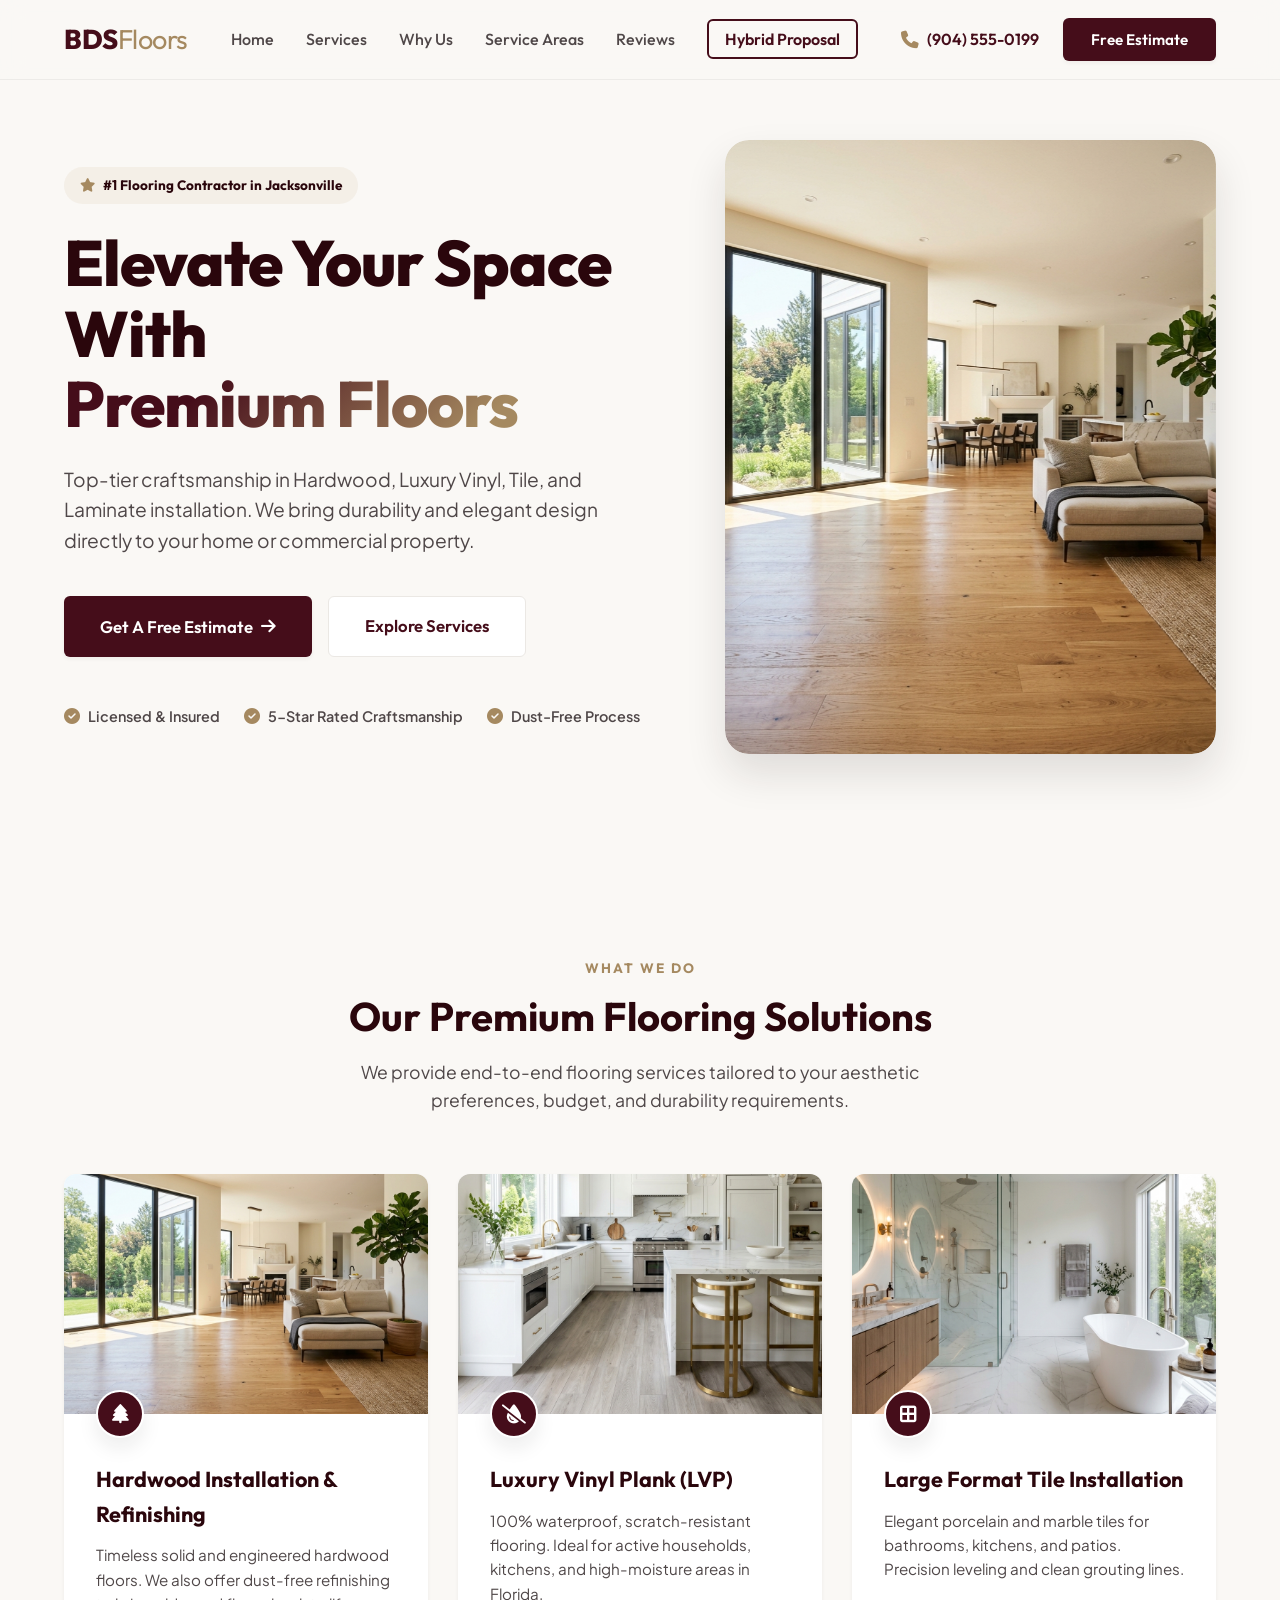
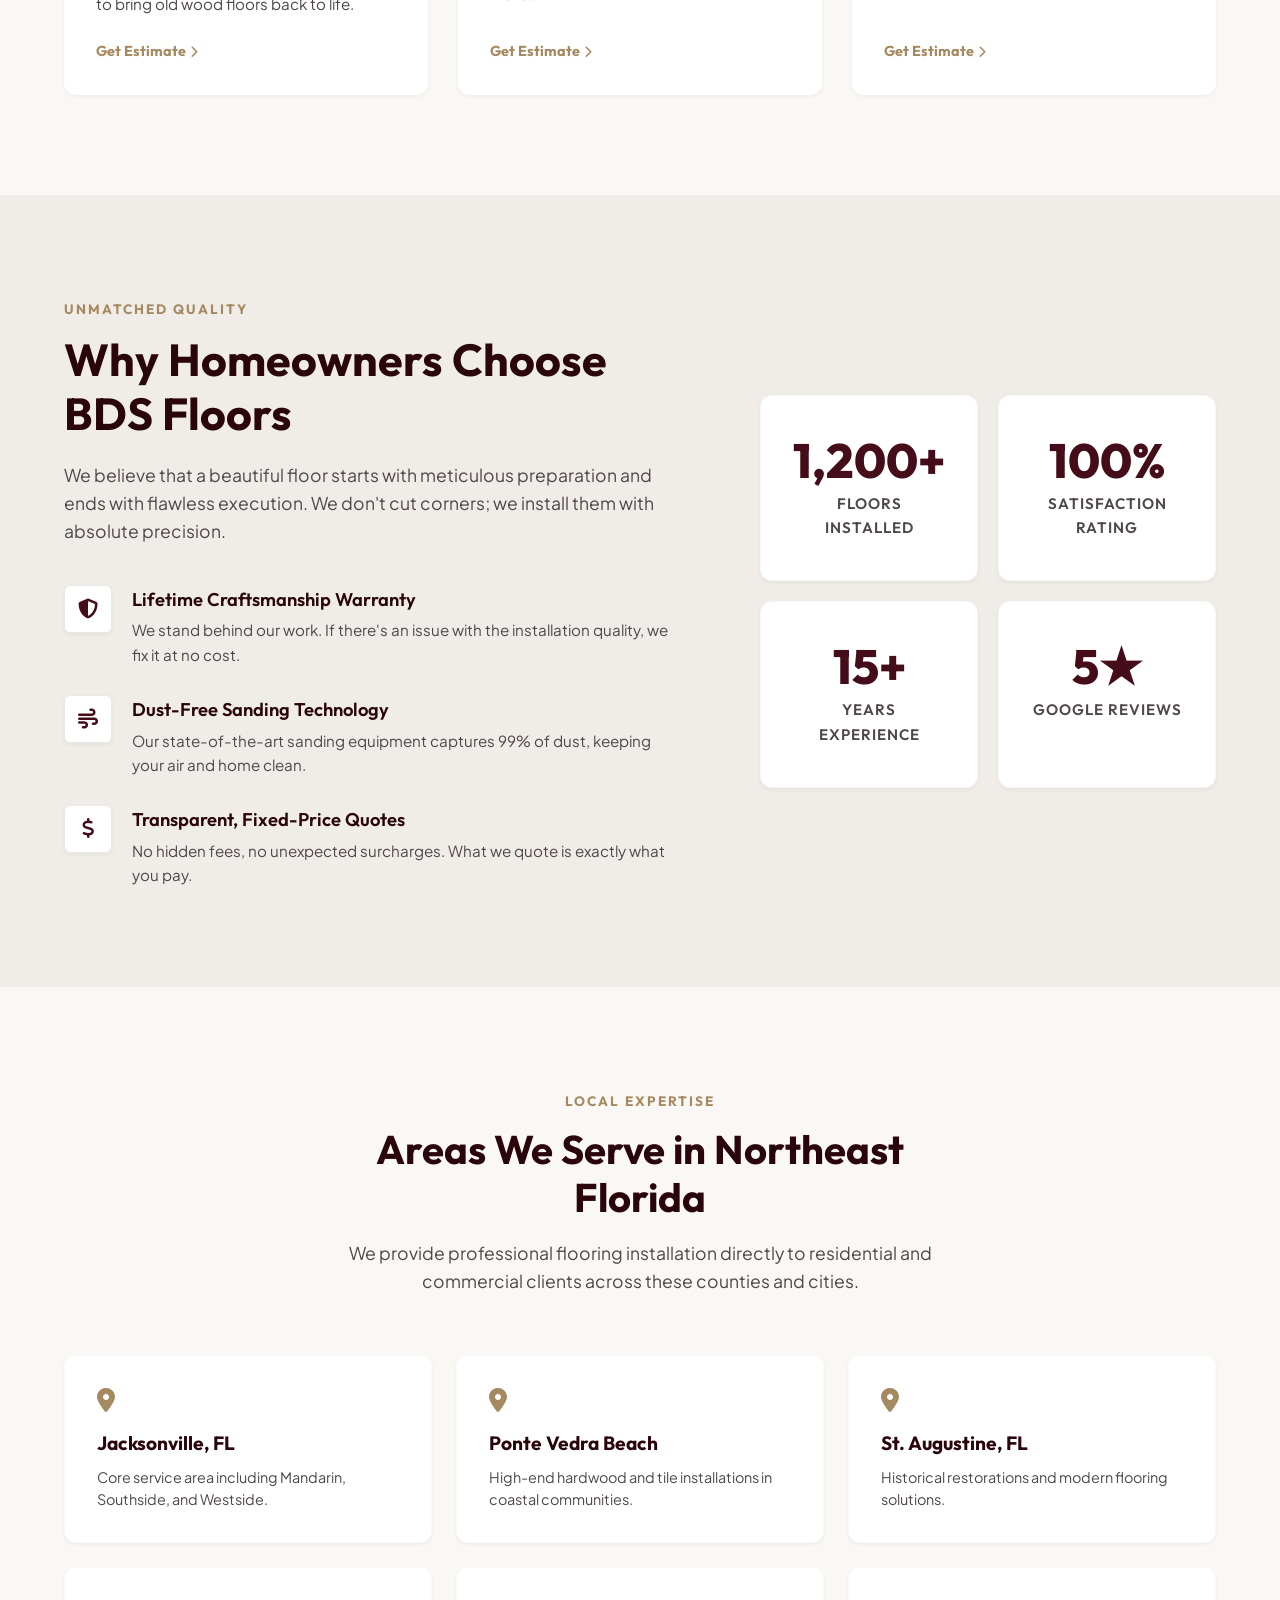
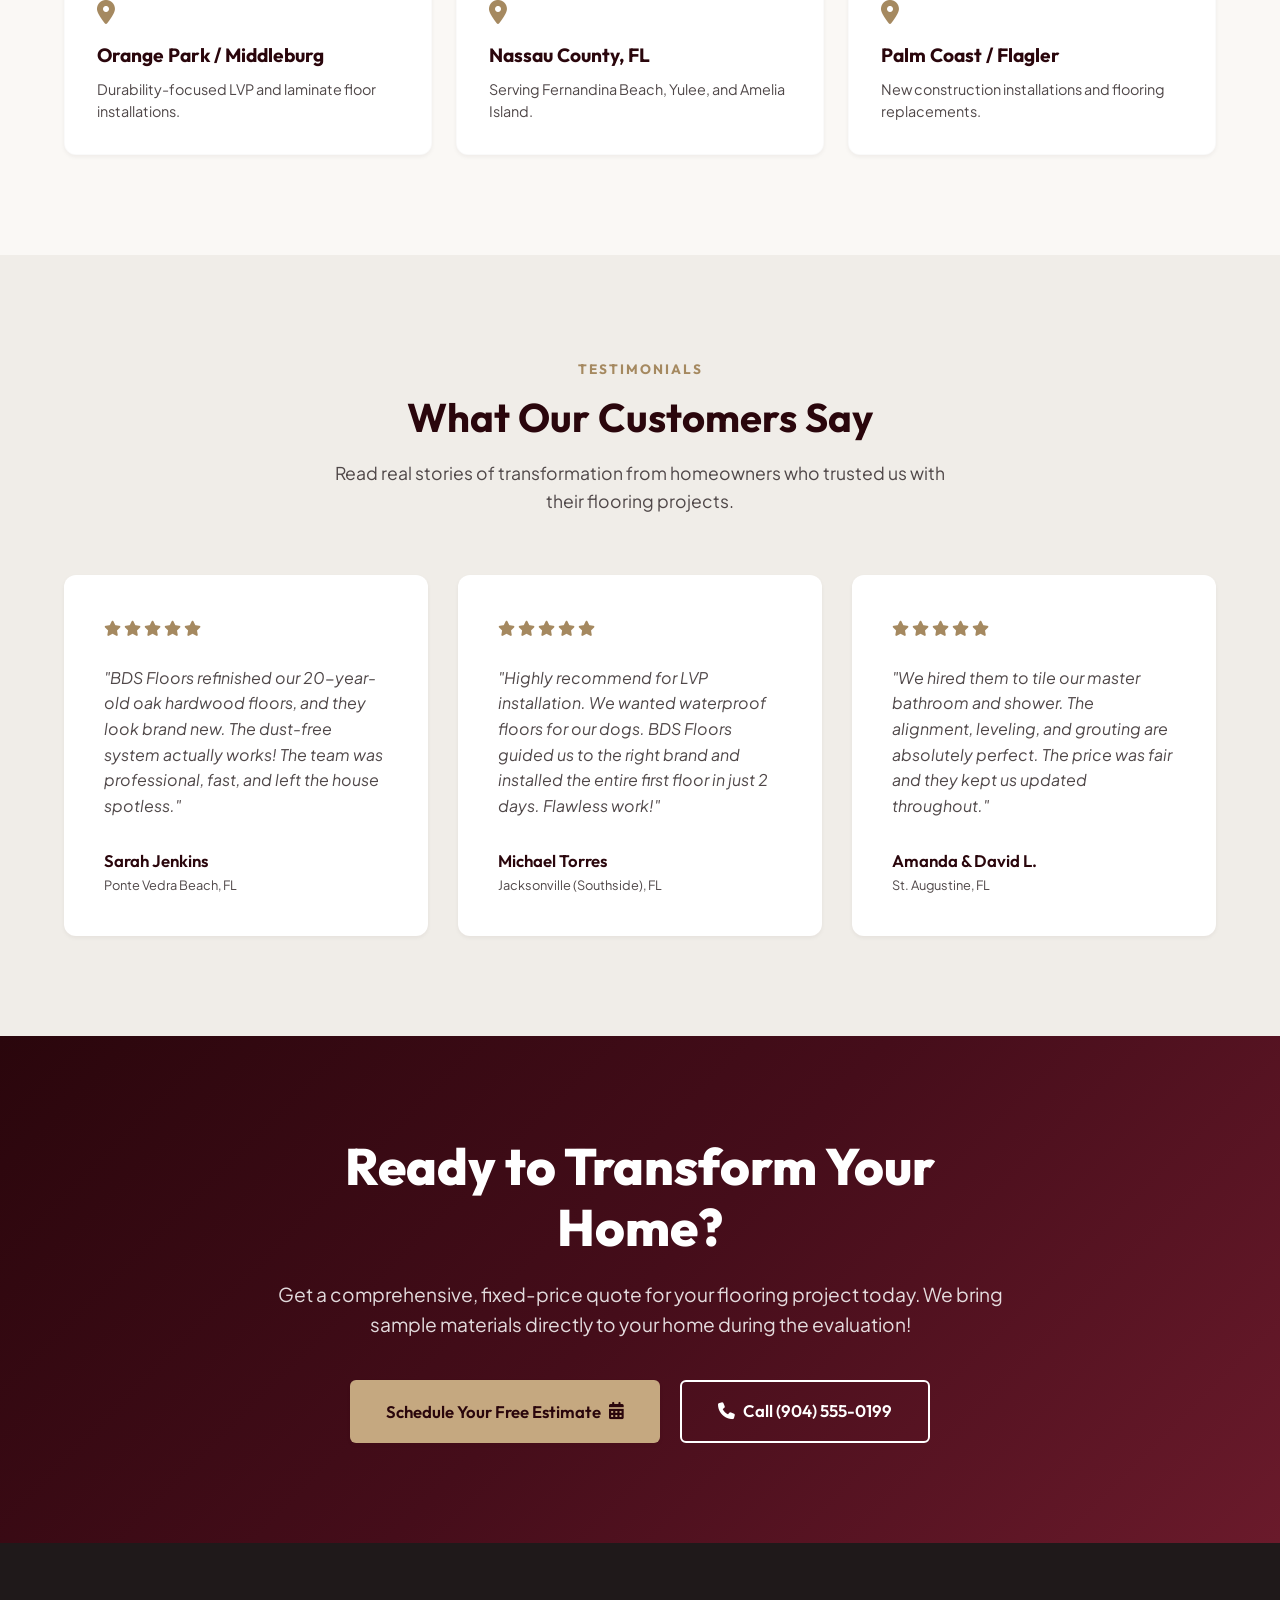
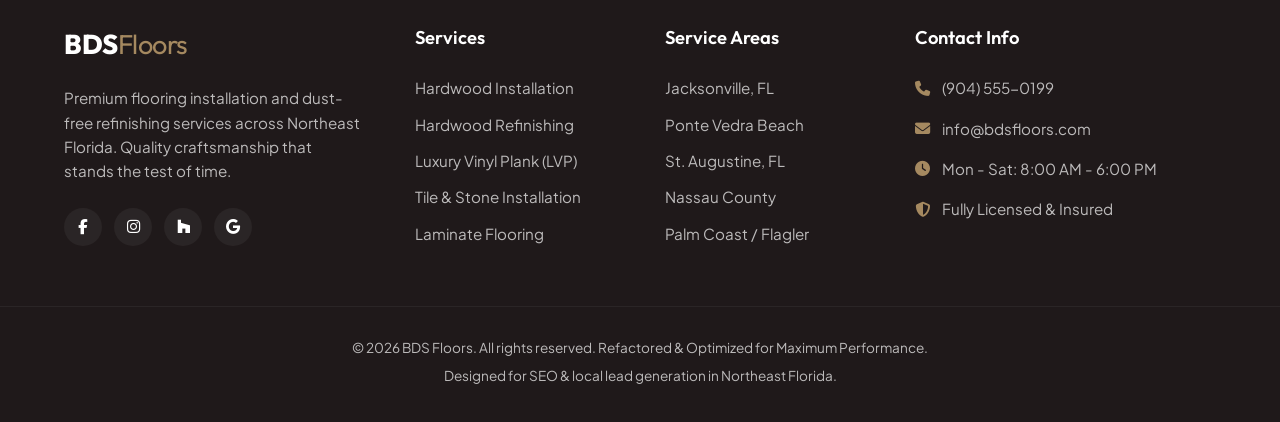
<file: index.html>
<!DOCTYPE html>
<html lang="en">
<head>
    <script>
        if (window.location.protocol !== 'file:') {
            document.documentElement.classList.add('js-enabled');
        }
    </script>
    <meta charset="UTF-8">
    <meta name="viewport" content="width=device-width, initial-scale=1.0">
    <title>BDS Floors | Premium Flooring Installation & Refinishing in Jacksonville, FL</title>
    <meta name="description" content="Get premium hardwood, luxury vinyl plank, tile, and laminate flooring installation. Serving Jacksonville, Ponte Vedra, and St. Augustine with top-tier craftsmanship. Get your free estimate today!">
    
    <!-- Google Fonts -->
    <link rel="preconnect" href="https://fonts.googleapis.com">
    <link rel="preconnect" href="https://fonts.gstatic.com" crossorigin>
    <link href="https://fonts.googleapis.com/css2?family=Outfit:wght@300;400;500;600;700;800&family=Plus+Jakarta+Sans:wght@300;400;500;600;700&display=swap" rel="stylesheet">
    
    <!-- Font Awesome for Icons -->
    <link rel="stylesheet" href="https://cdnjs.cloudflare.com/ajax/libs/font-awesome/6.4.0/css/all.min.css">
    
    <!-- Custom CSS -->
    <link rel="stylesheet" href="index.css">
</head>
<body>

    <!-- Header / Navigation -->
    <header id="main-header">
        <div class="header-container">
            <a href="#" class="logo" id="header-logo">
                <span class="brand-bds">BDS</span><span class="brand-floors">Floors</span>
            </a>
            
            <nav id="nav-menu">
                <ul>
                    <li><a href="index.html#hero">Home</a></li>
                    <li><a href="index.html#services">Services</a></li>
                    <li><a href="index.html#why-choose-us">Why Us</a></li>
                    <li><a href="index.html#locations">Service Areas</a></li>
                    <li><a href="index.html#testimonials">Reviews</a></li>
                    <li><a href="proposal.html" class="nav-proposal-highlight">Hybrid Proposal</a></li>
                </ul>
            </nav>
            
            <div class="header-actions">
                <a href="tel:+19045550199" class="phone-link">
                    <i class="fa-solid fa-phone"></i>
                    <span>(904) 555-0199</span>
                </a>
                <button class="btn btn-primary open-quote-modal" id="btn-quote-header">Free Estimate</button>
            </div>
            
            <button class="mobile-menu-toggle" id="mobile-toggle" aria-label="Toggle navigation menu">
                <span></span>
                <span></span>
                <span></span>
            </button>
        </div>
    </header>

    <!-- Mobile Drawer Menu -->
    <div class="mobile-drawer" id="mobile-drawer">
        <ul class="mobile-nav-links">
            <li><a href="index.html#hero" class="mobile-link">Home</a></li>
            <li><a href="index.html#services" class="mobile-link">Services</a></li>
            <li><a href="index.html#why-choose-us" class="mobile-link">Why Us</a></li>
            <li><a href="index.html#locations" class="mobile-link">Service Areas</a></li>
            <li><a href="index.html#testimonials" class="mobile-link">Reviews</a></li>
            <li><a href="proposal.html" class="mobile-link nav-proposal-highlight">Hybrid Proposal</a></li>
        </ul>
        <div class="mobile-drawer-actions">
            <a href="tel:+19045550199" class="phone-link-mobile">
                <i class="fa-solid fa-phone"></i> (904) 555-0199
            </a>
            <button class="btn btn-primary open-quote-modal w-full">Free Estimate</button>
        </div>
    </div>

    <!-- Hero Section -->
    <section id="hero">
        <div class="hero-container">
            <div class="hero-content scroll-reveal">
                <div class="badge">
                    <i class="fa-solid fa-star text-gold"></i> #1 Flooring Contractor in Jacksonville
                </div>
                <h1>Elevate Your Space With <span class="gradient-text">Premium Floors</span></h1>
                <p>Top-tier craftsmanship in Hardwood, Luxury Vinyl, Tile, and Laminate installation. We bring durability and elegant design directly to your home or commercial property.</p>
                <div class="hero-actions">
                    <button class="btn btn-primary btn-large open-quote-modal" id="btn-hero-primary">
                        Get A Free Estimate <i class="fa-solid fa-arrow-right"></i>
                    </button>
                    <a href="#services" class="btn btn-secondary btn-large">
                        Explore Services
                    </a>
                </div>
                <div class="hero-trust">
                    <div class="trust-item">
                        <i class="fa-solid fa-circle-check"></i> Licensed & Insured
                    </div>
                    <div class="trust-item">
                        <i class="fa-solid fa-circle-check"></i> 5-Star Rated Craftsmanship
                    </div>
                    <div class="trust-item">
                        <i class="fa-solid fa-circle-check"></i> Dust-Free Process
                    </div>
                </div>
            </div>
            <div class="hero-image-wrapper scroll-reveal delay-200">
                <div class="image-card">
                    <div class="hero-slider">
                        <div class="slide active">
                            <img src="assets/hero.png" alt="Luxurious Oak Hardwood Floor in a modern home">
                        </div>
                        <div class="slide">
                            <img src="assets/vinyl.png" alt="Luxury Vinyl Plank Flooring in kitchen">
                        </div>
                        <div class="slide">
                            <img src="assets/tile.png" alt="Large Format Porcelain Tile Flooring">
                        </div>
                    </div>
                    <div class="floating-badge glass">
                        <i class="fa-solid fa-award text-gold"></i>
                        <div>
                            <h4>15+ Years</h4>
                            <p>Proven Quality</p>
                        </div>
                    </div>
                </div>
            </div>
        </div>
    </section>

    <!-- Services Section -->
    <section id="services">
        <div class="container">
            <div class="section-header scroll-reveal">
                <span class="section-subtitle">What We Do</span>
                <h2>Our Premium Flooring Solutions</h2>
                <p>We provide end-to-end flooring services tailored to your aesthetic preferences, budget, and durability requirements.</p>
            </div>
            
            <div class="services-grid">
                <!-- Service 1: Hardwood -->
                <div class="service-card scroll-reveal">
                    <div class="service-img-container">
                        <img src="assets/hero.png" alt="Hardwood Flooring Installation">
                    </div>
                    <div class="service-body">
                        <div class="service-icon"><i class="fa-solid fa-tree"></i></div>
                        <h3>Hardwood Installation & Refinishing</h3>
                        <p>Timeless solid and engineered hardwood floors. We also offer dust-free refinishing to bring old wood floors back to life.</p>
                        <a href="#services" class="service-link open-quote-modal">Get Estimate <i class="fa-solid fa-chevron-right"></i></a>
                    </div>
                </div>

                <!-- Service 2: Luxury Vinyl -->
                <div class="service-card scroll-reveal delay-100">
                    <div class="service-img-container">
                        <img src="assets/vinyl.png" alt="Luxury Vinyl Plank Flooring in kitchen">
                    </div>
                    <div class="service-body">
                        <div class="service-icon"><i class="fa-solid fa-droplet-slash"></i></div>
                        <h3>Luxury Vinyl Plank (LVP)</h3>
                        <p>100% waterproof, scratch-resistant flooring. Ideal for active households, kitchens, and high-moisture areas in Florida.</p>
                        <a href="#services" class="service-link open-quote-modal">Get Estimate <i class="fa-solid fa-chevron-right"></i></a>
                    </div>
                </div>

                <!-- Service 3: Tile & Stone -->
                <div class="service-card scroll-reveal delay-200">
                    <div class="service-img-container">
                        <img src="assets/tile.png" alt="Large Format Porcelain Tile Flooring">
                    </div>
                    <div class="service-body">
                        <div class="service-icon"><i class="fa-solid fa-border-all"></i></div>
                        <h3>Large Format Tile Installation</h3>
                        <p>Elegant porcelain and marble tiles for bathrooms, kitchens, and patios. Precision leveling and clean grouting lines.</p>
                        <a href="#services" class="service-link open-quote-modal">Get Estimate <i class="fa-solid fa-chevron-right"></i></a>
                    </div>
                </div>
            </div>
        </div>
    </section>

    <!-- Why Choose Us (Stats & Values) -->
    <section id="why-choose-us" class="bg-alt">
        <div class="container">
            <div class="why-wrapper">
                <div class="why-content scroll-reveal">
                    <span class="section-subtitle">Unmatched Quality</span>
                    <h2>Why Homeowners Choose BDS Floors</h2>
                    <p>We believe that a beautiful floor starts with meticulous preparation and ends with flawless execution. We don't cut corners; we install them with absolute precision.</p>
                    
                    <div class="features-list">
                        <div class="feature-item">
                            <div class="feature-icon"><i class="fa-solid fa-shield-halved"></i></div>
                            <div>
                                <h4>Lifetime Craftsmanship Warranty</h4>
                                <p>We stand behind our work. If there's an issue with the installation quality, we fix it at no cost.</p>
                            </div>
                        </div>
                        <div class="feature-item">
                            <div class="feature-icon"><i class="fa-solid fa-wind"></i></div>
                            <div>
                                <h4>Dust-Free Sanding Technology</h4>
                                <p>Our state-of-the-art sanding equipment captures 99% of dust, keeping your air and home clean.</p>
                            </div>
                        </div>
                        <div class="feature-item">
                            <div class="feature-icon"><i class="fa-solid fa-dollar-sign"></i></div>
                            <div>
                                <h4>Transparent, Fixed-Price Quotes</h4>
                                <p>No hidden fees, no unexpected surcharges. What we quote is exactly what you pay.</p>
                            </div>
                        </div>
                    </div>
                </div>
                
                <div class="why-stats scroll-reveal delay-200">
                    <div class="stats-grid">
                        <div class="stat-card">
                            <h3>1,200+</h3>
                            <p>Floors Installed</p>
                        </div>
                        <div class="stat-card">
                            <h3>100%</h3>
                            <p>Satisfaction Rating</p>
                        </div>
                        <div class="stat-card">
                            <h3>15+</h3>
                            <p>Years Experience</p>
                        </div>
                        <div class="stat-card">
                            <h3>5★</h3>
                            <p>Google Reviews</p>
                        </div>
                    </div>
                </div>
            </div>
        </div>
    </section>

    <!-- SEO / Service Areas Section -->
    <section id="locations">
        <div class="container">
            <div class="section-header scroll-reveal">
                <span class="section-subtitle">Local Expertise</span>
                <h2>Areas We Serve in Northeast Florida</h2>
                <p>We provide professional flooring installation directly to residential and commercial clients across these counties and cities.</p>
            </div>
            
            <div class="locations-grid scroll-reveal">
                <div class="location-card">
                    <i class="fa-solid fa-location-dot"></i>
                    <h4>Jacksonville, FL</h4>
                    <p>Core service area including Mandarin, Southside, and Westside.</p>
                </div>
                <div class="location-card">
                    <i class="fa-solid fa-location-dot"></i>
                    <h4>Ponte Vedra Beach</h4>
                    <p>High-end hardwood and tile installations in coastal communities.</p>
                </div>
                <div class="location-card">
                    <i class="fa-solid fa-location-dot"></i>
                    <h4>St. Augustine, FL</h4>
                    <p>Historical restorations and modern flooring solutions.</p>
                </div>
                <div class="location-card">
                    <i class="fa-solid fa-location-dot"></i>
                    <h4>Orange Park / Middleburg</h4>
                    <p>Durability-focused LVP and laminate floor installations.</p>
                </div>
                <div class="location-card">
                    <i class="fa-solid fa-location-dot"></i>
                    <h4>Nassau County, FL</h4>
                    <p>Serving Fernandina Beach, Yulee, and Amelia Island.</p>
                </div>
                <div class="location-card">
                    <i class="fa-solid fa-location-dot"></i>
                    <h4>Palm Coast / Flagler</h4>
                    <p>New construction installations and flooring replacements.</p>
                </div>
            </div>
        </div>
    </section>

    <!-- Testimonials Section -->
    <section id="testimonials" class="bg-alt">
        <div class="container">
            <div class="section-header scroll-reveal">
                <span class="section-subtitle">Testimonials</span>
                <h2>What Our Customers Say</h2>
                <p>Read real stories of transformation from homeowners who trusted us with their flooring projects.</p>
            </div>
            
            <div class="testimonials-grid">
                <div class="testimonial-card scroll-reveal">
                    <div class="rating">
                        <i class="fa-solid fa-star"></i>
                        <i class="fa-solid fa-star"></i>
                        <i class="fa-solid fa-star"></i>
                        <i class="fa-solid fa-star"></i>
                        <i class="fa-solid fa-star"></i>
                    </div>
                    <p class="review-text">"BDS Floors refinished our 20-year-old oak hardwood floors, and they look brand new. The dust-free system actually works! The team was professional, fast, and left the house spotless."</p>
                    <div class="reviewer">
                        <div class="reviewer-info">
                            <h4>Sarah Jenkins</h4>
                            <p>Ponte Vedra Beach, FL</p>
                        </div>
                    </div>
                </div>

                <div class="testimonial-card scroll-reveal delay-100">
                    <div class="rating">
                        <i class="fa-solid fa-star"></i>
                        <i class="fa-solid fa-star"></i>
                        <i class="fa-solid fa-star"></i>
                        <i class="fa-solid fa-star"></i>
                        <i class="fa-solid fa-star"></i>
                    </div>
                    <p class="review-text">"Highly recommend for LVP installation. We wanted waterproof floors for our dogs. BDS Floors guided us to the right brand and installed the entire first floor in just 2 days. Flawless work!"</p>
                    <div class="reviewer">
                        <div class="reviewer-info">
                            <h4>Michael Torres</h4>
                            <p>Jacksonville (Southside), FL</p>
                        </div>
                    </div>
                </div>

                <div class="testimonial-card scroll-reveal delay-200">
                    <div class="rating">
                        <i class="fa-solid fa-star"></i>
                        <i class="fa-solid fa-star"></i>
                        <i class="fa-solid fa-star"></i>
                        <i class="fa-solid fa-star"></i>
                        <i class="fa-solid fa-star"></i>
                    </div>
                    <p class="review-text">"We hired them to tile our master bathroom and shower. The alignment, leveling, and grouting are absolutely perfect. The price was fair and they kept us updated throughout."</p>
                    <div class="reviewer">
                        <div class="reviewer-info">
                            <h4>Amanda & David L.</h4>
                            <p>St. Augustine, FL</p>
                        </div>
                    </div>
                </div>
            </div>
        </div>
    </section>

    <!-- Call to Action Banner -->
    <section id="cta-banner">
        <div class="cta-container scroll-reveal">
            <h2>Ready to Transform Your Home?</h2>
            <p>Get a comprehensive, fixed-price quote for your flooring project today. We bring sample materials directly to your home during the evaluation!</p>
            <div class="cta-actions">
                <button class="btn btn-gold btn-large open-quote-modal" id="btn-cta-estimate">
                    Schedule Your Free Estimate <i class="fa-solid fa-calendar-days"></i>
                </button>
                <a href="tel:+19045550199" class="btn btn-outline btn-large">
                    <i class="fa-solid fa-phone"></i> Call (904) 555-0199
                </a>
            </div>
        </div>
    </section>

    <!-- Footer -->
    <footer>
        <div class="container footer-content">
            <div class="footer-brand">
                <a href="#" class="logo">
                    <span class="brand-bds">BDS</span><span class="brand-floors">Floors</span>
                </a>
                <p>Premium flooring installation and dust-free refinishing services across Northeast Florida. Quality craftsmanship that stands the test of time.</p>
                <div class="social-links">
                    <a href="#" aria-label="Facebook"><i class="fa-brands fa-facebook-f"></i></a>
                    <a href="#" aria-label="Instagram"><i class="fa-brands fa-instagram"></i></a>
                    <a href="#" aria-label="Houzz"><i class="fa-brands fa-houzz"></i></a>
                    <a href="#" aria-label="Google"><i class="fa-brands fa-google"></i></a>
                </div>
            </div>
            
            <div class="footer-links">
                <h4>Services</h4>
                <ul>
                    <li><a href="#services">Hardwood Installation</a></li>
                    <li><a href="#services">Hardwood Refinishing</a></li>
                    <li><a href="#services">Luxury Vinyl Plank (LVP)</a></li>
                    <li><a href="#services">Tile & Stone Installation</a></li>
                    <li><a href="#services">Laminate Flooring</a></li>
                </ul>
            </div>
            
            <div class="footer-links">
                <h4>Service Areas</h4>
                <ul>
                    <li><a href="#locations">Jacksonville, FL</a></li>
                    <li><a href="#locations">Ponte Vedra Beach</a></li>
                    <li><a href="#locations">St. Augustine, FL</a></li>
                    <li><a href="#locations">Nassau County</a></li>
                    <li><a href="#locations">Palm Coast / Flagler</a></li>
                </ul>
            </div>

            <div class="footer-contact">
                <h4>Contact Info</h4>
                <p><i class="fa-solid fa-phone text-gold"></i> <a href="tel:+19045550199">(904) 555-0199</a></p>
                <p><i class="fa-solid fa-envelope text-gold"></i> <a href="mailto:info@bdsfloors.com">info@bdsfloors.com</a></p>
                <p><i class="fa-solid fa-clock text-gold"></i> Mon - Sat: 8:00 AM - 6:00 PM</p>
                <p><i class="fa-solid fa-shield-halved text-gold"></i> Fully Licensed & Insured</p>
            </div>
        </div>
        
        <div class="footer-bottom">
            <div class="container">
                <p>&copy; 2026 BDS Floors. All rights reserved. Refactored & Optimized for Maximum Performance.</p>
                <p>Designed for SEO & local lead generation in Northeast Florida.</p>
            </div>
        </div>
    </footer>

    <!-- Estimate Request Modal (Glassmorphism design) -->
    <div class="modal-overlay" id="quote-modal">
        <div class="modal-card glass">
            <button class="modal-close" id="modal-close-btn" aria-label="Close modal">&times;</button>
            <div class="modal-header">
                <h3>Request a Free Estimate</h3>
                <p>Fill out the form below, and we'll contact you within 24 business hours to schedule a free in-home consultation.</p>
            </div>
            <form id="estimate-form">
                <div class="form-group">
                    <label for="client-name">Full Name *</label>
                    <input type="text" id="client-name" required placeholder="John Doe">
                </div>
                
                <div class="form-row">
                    <div class="form-group">
                        <label for="client-email">Email Address *</label>
                        <input type="email" id="client-email" required placeholder="john@example.com">
                    </div>
                    <div class="form-group">
                        <label for="client-phone">Phone Number *</label>
                        <input type="tel" id="client-phone" required placeholder="(904) 555-0100">
                    </div>
                </div>

                <div class="form-row">
                    <div class="form-group">
                        <label for="flooring-type">Flooring Interest *</label>
                        <select id="flooring-type" required>
                            <option value="" disabled selected>Select an option</option>
                            <option value="hardwood-install">Hardwood Installation</option>
                            <option value="hardwood-refinish">Hardwood Refinishing</option>
                            <option value="luxury-vinyl">Luxury Vinyl Plank (LVP)</option>
                            <option value="tile-stone">Tile & Stone Installation</option>
                            <option value="laminate">Laminate Flooring</option>
                            <option value="other">Multiple / Other</option>
                        </select>
                    </div>
                    <div class="form-group">
                        <label for="service-city">Your City *</label>
                        <input type="text" id="service-city" required placeholder="Jacksonville, FL">
                    </div>
                </div>

                <div class="form-group">
                    <label for="project-details">Project Details / Message</label>
                    <textarea id="project-details" rows="3" placeholder="Describe the rooms, approximate square footage, or any special requests..."></textarea>
                </div>

                <button type="submit" class="btn btn-primary w-full" id="btn-submit-quote">
                    Submit Estimate Request <i class="fa-solid fa-paper-plane"></i>
                </button>
            </form>

            <div class="success-message" id="form-success">
                <div class="success-icon"><i class="fa-solid fa-circle-check text-green"></i></div>
                <h3>Estimate Requested!</h3>
                <p>Thank you, <span id="success-name"></span>! We have received your project details and will call you soon at <span id="success-phone"></span> to confirm your consultation time.</p>
                <button class="btn btn-primary" id="btn-success-close">Close</button>
            </div>
        </div>
    </div>

    <!-- Custom Script -->
    <script src="app.js"></script>
</body>
</html>
</file>
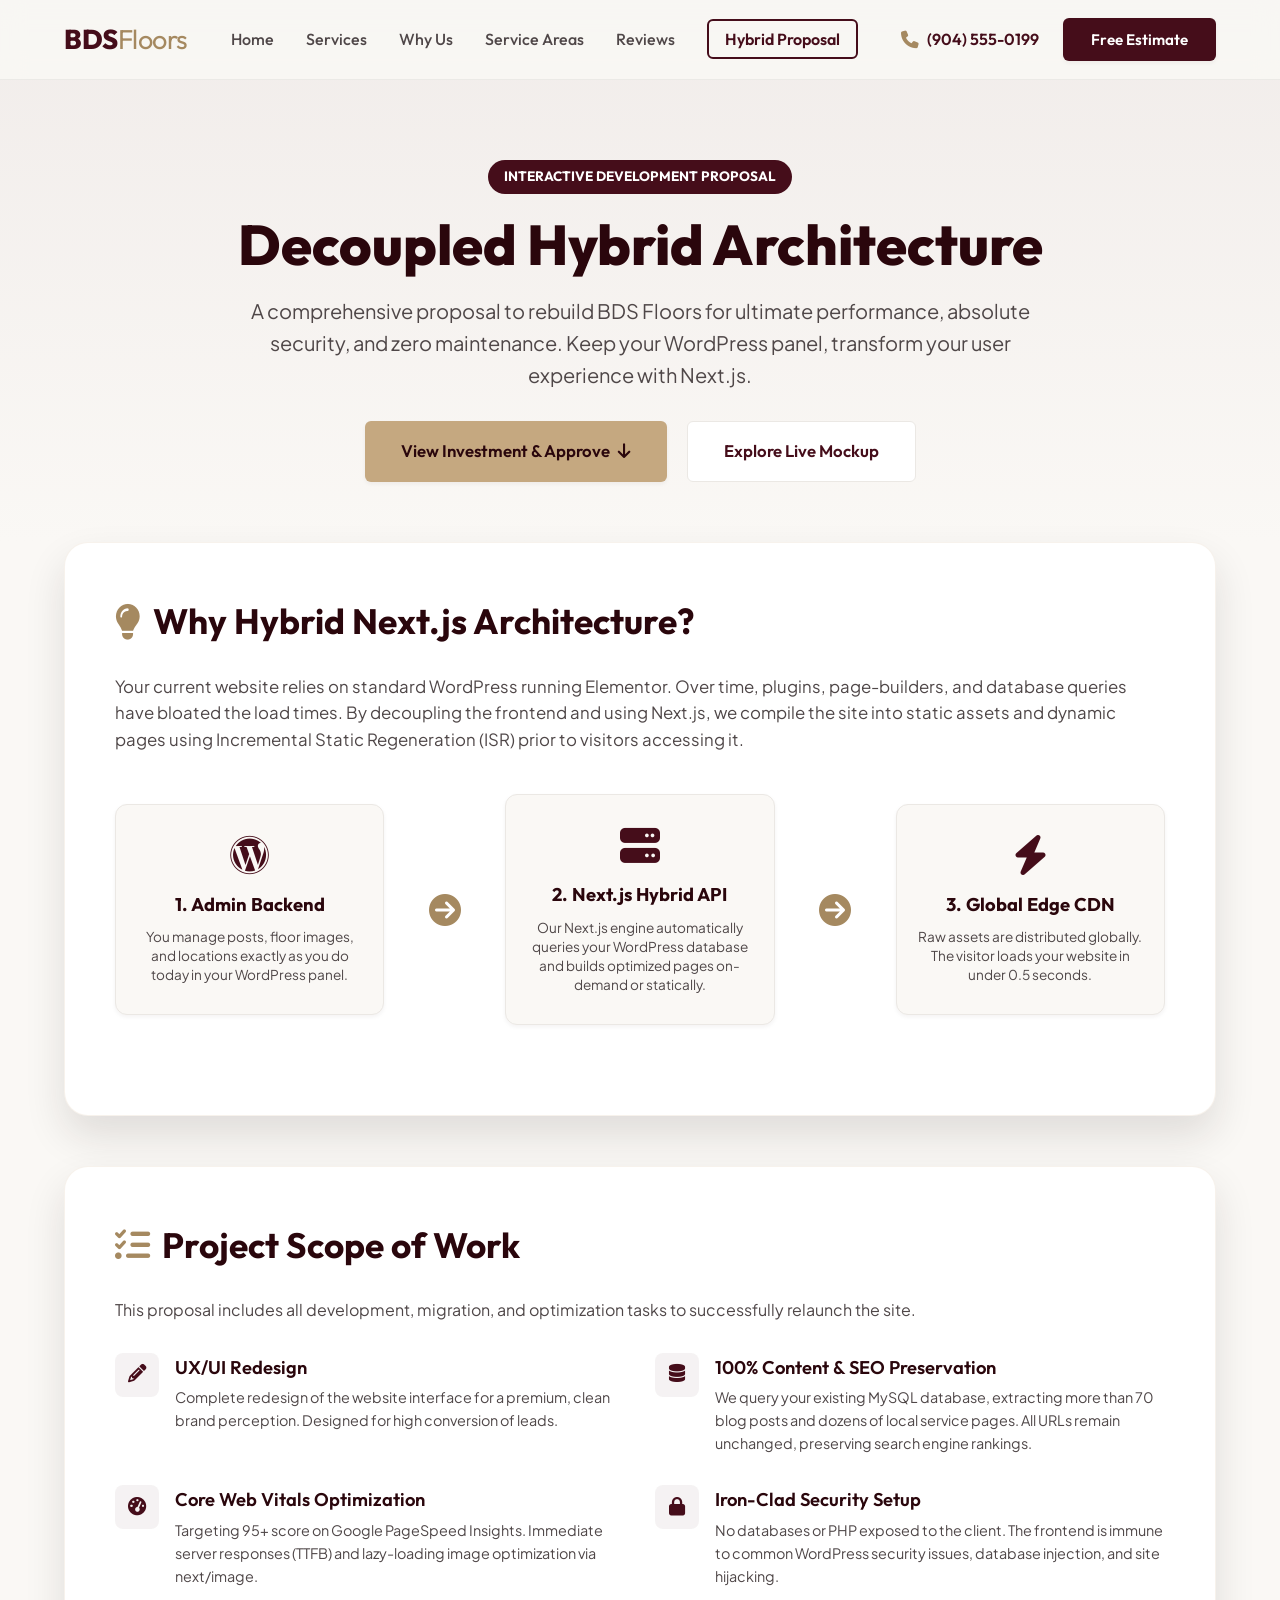
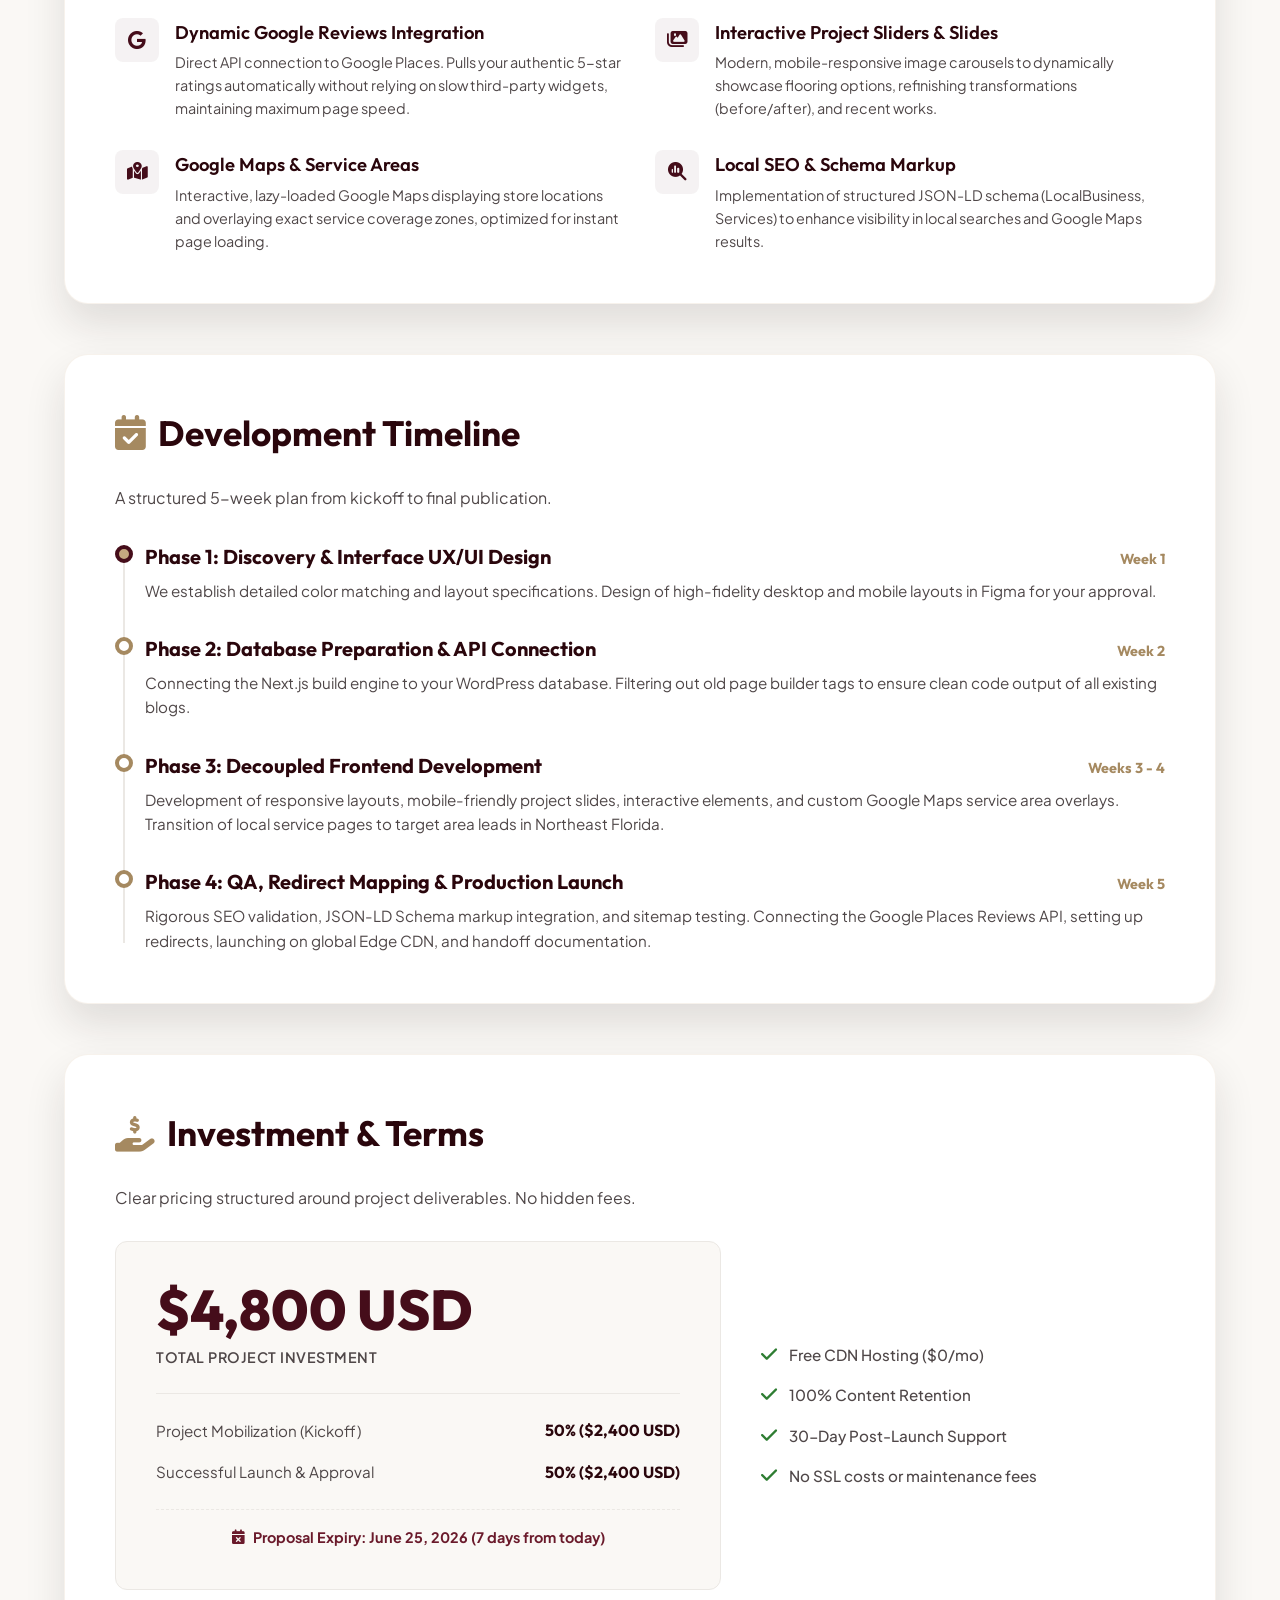
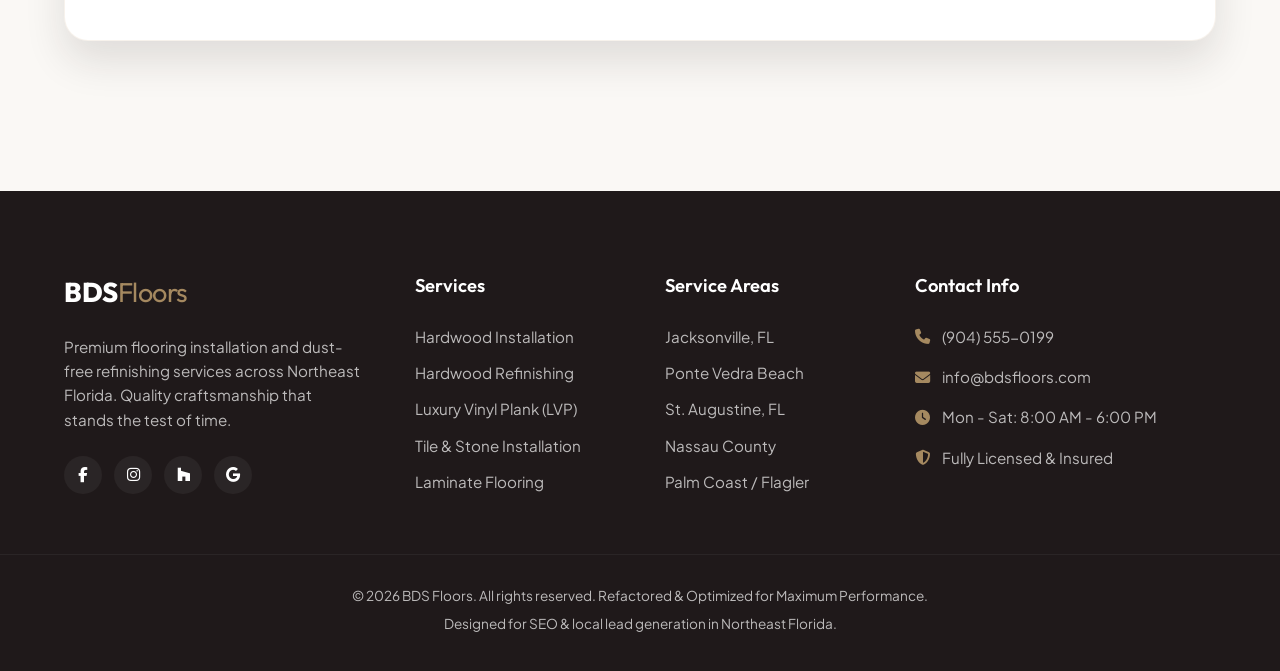
<file: proposal.html>
<!DOCTYPE html>
<html lang="en">

<head>
    <script>
        if (window.location.protocol !== 'file:') {
            document.documentElement.classList.add('js-enabled');
        }
    </script>
    <meta charset="UTF-8">
    <meta name="viewport" content="width=device-width, initial-scale=1.0">
    <title>Web Development Proposal - Hybrid Architecture: WordPress + Next.js | BDS Floors</title>

    <!-- Google Fonts -->
    <link rel="preconnect" href="https://fonts.googleapis.com">
    <link rel="preconnect" href="https://fonts.gstatic.com" crossorigin>
    <link
        href="https://fonts.googleapis.com/css2?family=Outfit:wght@300;400;500;600;700;800&family=Plus+Jakarta+Sans:wght@300;400;500;600;700&display=swap"
        rel="stylesheet">

    <!-- Font Awesome for Icons -->
    <link rel="stylesheet" href="https://cdnjs.cloudflare.com/ajax/libs/font-awesome/6.4.0/css/all.min.css">

    <!-- Custom CSS -->
    <link rel="stylesheet" href="index.css">

    <style>
        /* Specific Styles for Proposal Page */
        .proposal-hero {
            padding: 160px 0 60px 0;
            background: linear-gradient(to bottom, rgba(69, 13, 26, 0.05) 0%, rgba(250, 248, 245, 1) 100%);
            text-align: center;
        }

        .proposal-hero h1 {
            font-family: var(--font-heading);
            font-size: 3.5rem;
            color: var(--burgundy-dark);
            font-weight: 800;
            margin-bottom: 20px;
            line-height: 1.1;
        }

        .proposal-hero p {
            font-size: 1.25rem;
            color: var(--dark-muted);
            max-width: 800px;
            margin: 0 auto 30px auto;
        }

        .proposal-card-large {
            background-color: var(--white);
            border-radius: var(--border-radius-lg);
            padding: 50px;
            box-shadow: var(--shadow-lg);
            margin-bottom: 50px;
            border: 1px solid rgba(197, 168, 128, 0.15);
        }

        .proposal-card-large h2 {
            font-family: var(--font-heading);
            font-size: 2.2rem;
            color: var(--burgundy-dark);
            margin-bottom: 24px;
            display: flex;
            align-items: center;
            gap: 12px;
        }

        .proposal-card-large h2 i {
            color: var(--gold-dark);
        }

        .headless-flow {
            display: grid;
            grid-template-columns: 1fr 0.3fr 1fr 0.3fr 1fr;
            align-items: center;
            text-align: center;
            gap: 20px;
            margin: 40px 0;
        }

        .flow-step {
            background-color: var(--cream);
            padding: 30px 20px;
            border-radius: var(--border-radius-md);
            border: 1px solid var(--gray-light);
            box-shadow: var(--shadow-sm);
        }

        .flow-step i {
            font-size: 2.5rem;
            color: var(--burgundy);
            margin-bottom: 15px;
        }

        .flow-step h4 {
            font-family: var(--font-heading);
            font-size: 1.15rem;
            font-weight: 700;
            color: var(--burgundy-dark);
            margin-bottom: 8px;
        }

        .flow-step p {
            font-size: 0.85rem;
            color: var(--dark-muted);
            line-height: 1.4;
        }

        .flow-arrow {
            font-size: 2rem;
            color: var(--gold-dark);
        }

        /* Scope List */
        .scope-grid {
            display: grid;
            grid-template-columns: repeat(2, 1fr);
            gap: 30px;
            margin-top: 20px;
        }

        .scope-item {
            display: flex;
            gap: 16px;
        }

        .scope-icon {
            flex-shrink: 0;
            width: 44px;
            height: 44px;
            background-color: rgba(69, 13, 26, 0.05);
            color: var(--burgundy);
            display: flex;
            align-items: center;
            justify-content: center;
            border-radius: 8px;
            font-size: 1.15rem;
        }

        .scope-item h4 {
            font-family: var(--font-heading);
            font-size: 1.15rem;
            font-weight: 600;
            color: var(--burgundy-dark);
            margin-bottom: 4px;
        }

        .scope-item p {
            font-size: 0.9rem;
            color: var(--dark-muted);
        }

        /* Timeline */
        .timeline-wrapper {
            position: relative;
            padding-left: 30px;
            margin-top: 30px;
        }

        .timeline-wrapper::before {
            content: '';
            position: absolute;
            left: 8px;
            top: 10px;
            width: 2px;
            height: calc(100% - 20px);
            background-color: var(--gray-light);
        }

        .timeline-item {
            position: relative;
            margin-bottom: 30px;
        }

        .timeline-item:last-child {
            margin-bottom: 0;
        }

        .timeline-item::before {
            content: '';
            position: absolute;
            left: -30px;
            top: 4px;
            width: 18px;
            height: 18px;
            border-radius: 50%;
            background-color: var(--white);
            border: 4px solid var(--gold-dark);
            z-index: 2;
        }

        .timeline-item.active::before {
            border-color: var(--burgundy);
            background-color: var(--gold);
        }

        .timeline-header {
            display: flex;
            justify-content: space-between;
            align-items: baseline;
            margin-bottom: 6px;
        }

        .timeline-header h4 {
            font-family: var(--font-heading);
            font-size: 1.25rem;
            font-weight: 700;
            color: var(--burgundy-dark);
        }

        .timeline-duration {
            font-family: var(--font-heading);
            font-size: 0.9rem;
            font-weight: 700;
            color: var(--gold-dark);
        }

        .timeline-item p {
            font-size: 0.95rem;
            color: var(--dark-muted);
        }

        /* Comparison Table */
        .comparison-table {
            width: 100%;
            border-collapse: collapse;
            margin: 30px 0;
            text-align: left;
            font-size: 1.05rem;
        }

        .comparison-table th,
        .comparison-table td {
            padding: 16px 24px;
            border-bottom: 1px solid var(--gray-light);
        }

        .comparison-table th {
            font-family: var(--font-heading);
            font-weight: 700;
            color: var(--burgundy-dark);
            background-color: var(--cream-dark);
        }

        .comparison-table td strong {
            color: var(--burgundy);
        }

        /* Pricing Cards */
        .pricing-wrapper {
            display: grid;
            grid-template-columns: 1.2fr 0.8fr;
            gap: 40px;
            margin-top: 30px;
        }

        .price-details {
            background-color: var(--cream);
            padding: 40px;
            border-radius: var(--border-radius-md);
            border: 1px solid var(--gray-light);
        }

        .price-details h3 {
            font-family: var(--font-heading);
            font-size: 1.8rem;
            color: var(--burgundy-dark);
            margin-bottom: 20px;
        }

        .price-tag {
            font-family: var(--font-heading);
            font-size: 3.5rem;
            font-weight: 800;
            color: var(--burgundy);
            line-height: 1;
            margin-bottom: 8px;
        }

        .price-subtitle {
            font-size: 0.9rem;
            color: var(--dark-muted);
            font-weight: 600;
            margin-bottom: 24px;
            text-transform: uppercase;
            letter-spacing: 0.5px;
        }

        .payment-milestones {
            display: flex;
            flex-direction: column;
            gap: 16px;
            border-top: 1px solid var(--gray-light);
            padding-top: 24px;
        }

        .milestone-item {
            display: flex;
            justify-content: space-between;
            align-items: center;
        }

        .milestone-item span {
            font-size: 0.95rem;
            color: var(--dark-muted);
        }

        .milestone-item strong {
            font-family: var(--font-heading);
            color: var(--burgundy-dark);
        }

        .pricing-features {
            display: flex;
            flex-direction: column;
            gap: 16px;
            justify-content: center;
        }

        .pricing-feature-item {
            display: flex;
            align-items: center;
            gap: 12px;
            font-size: 0.95rem;
            color: var(--dark-muted);
            font-weight: 500;
        }

        .pricing-feature-item i {
            color: var(--green);
            font-size: 1.15rem;
        }

        /* Interactive Approval Box */
        .approval-box {
            text-align: center;
            border: 2px dashed var(--gold);
            padding: 40px;
            border-radius: var(--border-radius-md);
            background-color: rgba(197, 168, 128, 0.05);
            max-width: 600px;
            margin: 40px auto 0 auto;
        }

        .approval-form {
            display: flex;
            flex-direction: column;
            gap: 16px;
            margin-top: 24px;
            align-items: center;
        }

        .approval-input {
            width: 100%;
            max-width: 400px;
            padding: 14px 20px;
            font-size: 1.1rem;
            text-align: center;
            font-family: var(--font-body);
            border: 1px solid var(--gray-light);
            border-radius: var(--border-radius-sm);
        }

        .signature-simulation {
            display: none;
            padding: 20px 0;
        }

        .signature-line {
            font-family: 'Playfair Display', 'Brush Script MT', cursive, serif;
            font-size: 2.5rem;
            color: #1a365d;
            border-bottom: 2px solid var(--dark);
            display: inline-block;
            padding: 0 40px;
            margin-bottom: 12px;
            letter-spacing: 1px;
            font-style: italic;
        }

        .approval-success-message {
            display: none;
            flex-direction: column;
            align-items: center;
            gap: 16px;
        }

        .badge-headless {
            background-color: var(--burgundy);
            color: var(--white);
            padding: 6px 16px;
            border-radius: 50px;
            font-family: var(--font-heading);
            font-weight: 700;
            font-size: 0.85rem;
            display: inline-block;
            margin-bottom: 20px;
        }

        @media (max-width: 1024px) {
            .pricing-wrapper {
                grid-template-columns: 1fr;
                gap: 30px;
            }
        }

        @media (max-width: 900px) {
            .headless-flow {
                grid-template-columns: 1fr;
                gap: 15px;
            }

            .flow-arrow {
                transform: rotate(90deg);
                margin: 10px 0;
            }

            .scope-grid {
                grid-template-columns: 1fr;
            }

            .proposal-hero h1 {
                font-size: 2.6rem;
            }

            .proposal-card-large {
                padding: 30px 20px;
            }
        }
    </style>
</head>

<body>

    <!-- Header / Navigation -->
    <header id="main-header" class="scrolled">
        <div class="header-container">
            <a href="index.html" class="logo">
                <span class="brand-bds">BDS</span><span class="brand-floors">Floors</span>
            </a>

            <nav id="nav-menu">
                <ul>
                    <li><a href="index.html#hero">Home</a></li>
                    <li><a href="index.html#services">Services</a></li>
                    <li><a href="index.html#why-choose-us">Why Us</a></li>
                    <li><a href="index.html#locations">Service Areas</a></li>
                    <li><a href="index.html#testimonials">Reviews</a></li>
                    <li><a href="proposal.html" class="nav-proposal-highlight active">Hybrid Proposal</a></li>
                </ul>
            </nav>

            <div class="header-actions">
                <a href="tel:+19045550199" class="phone-link">
                    <i class="fa-solid fa-phone"></i>
                    <span>(904) 555-0199</span>
                </a>
                <button class="btn btn-primary open-quote-modal">Free Estimate</button>
            </div>

            <button class="mobile-menu-toggle" id="mobile-toggle" aria-label="Toggle navigation menu">
                <span></span>
                <span></span>
                <span></span>
            </button>
        </div>
    </header>

    <!-- Mobile Drawer Menu -->
    <div class="mobile-drawer" id="mobile-drawer">
        <ul class="mobile-nav-links">
            <li><a href="index.html#hero" class="mobile-link">Home</a></li>
            <li><a href="index.html#services" class="mobile-link">Services</a></li>
            <li><a href="index.html#why-choose-us" class="mobile-link">Why Us</a></li>
            <li><a href="index.html#locations" class="mobile-link">Service Areas</a></li>
            <li><a href="index.html#testimonials" class="mobile-link">Reviews</a></li>
            <li><a href="proposal.html" class="mobile-link nav-proposal-highlight">Hybrid Proposal</a></li>
        </ul>
        <div class="mobile-drawer-actions">
            <a href="tel:+19045550199" class="phone-link-mobile">
                <i class="fa-solid fa-phone"></i> (904) 555-0199
            </a>
            <button class="btn btn-primary open-quote-modal w-full">Free Estimate</button>
        </div>
    </div>

    <!-- Hero Area -->
    <section class="proposal-hero">
        <div class="container">
            <span class="badge-headless">INTERACTIVE DEVELOPMENT PROPOSAL</span>
            <h1>Decoupled Hybrid Architecture</h1>
            <p>A comprehensive proposal to rebuild BDS Floors for ultimate performance, absolute security, and zero
                maintenance. Keep your WordPress panel, transform your user experience with Next.js.</p>
            <div class="cta-actions">
                <a href="#investment" class="btn btn-gold btn-large">View Investment & Approve <i
                        class="fa-solid fa-arrow-down"></i></a>
                <a href="index.html" class="btn btn-secondary btn-large">Explore Live Mockup</a>
            </div>
        </div>
    </section>

    <!-- Main Content -->
    <section style="padding-top: 0;">
        <div class="container">

            <!-- Section 1: The Why -->
            <div class="proposal-card-large scroll-reveal">
                <h2><i class="fa-solid fa-lightbulb"></i> Why Hybrid Next.js Architecture?</h2>
                <p style="color: var(--dark-muted); margin-bottom: 24px; font-size: 1.05rem;">
                    Your current website relies on standard WordPress running Elementor. Over time, plugins,
                    page-builders, and database queries have bloated the load times. By decoupling the frontend and
                    using Next.js, we compile the site into static assets and dynamic pages using Incremental Static
                    Regeneration (ISR) prior to visitors accessing it.
                </p>

                <!-- Diagram Flow -->
                <div class="headless-flow">
                    <div class="flow-step">
                        <i class="fa-brands fa-wordpress text-gold"></i>
                        <h4>1. Admin Backend</h4>
                        <p>You manage posts, floor images, and locations exactly as you do today in your WordPress
                            panel.</p>
                    </div>
                    <div class="flow-arrow"><i class="fa-solid fa-circle-arrow-right"></i></div>
                    <div class="flow-step">
                        <i class="fa-solid fa-server"></i>
                        <h4>2. Next.js Hybrid API</h4>
                        <p>Our Next.js engine automatically queries your WordPress database and builds optimized pages on-demand or statically.</p>
                    </div>
                    <div class="flow-arrow"><i class="fa-solid fa-circle-arrow-right"></i></div>
                    <div class="flow-step">
                        <i class="fa-solid fa-bolt"></i>
                        <h4>3. Global Edge CDN</h4>
                        <p>Raw assets are distributed globally. The visitor loads your website in under 0.5 seconds.</p>
                    </div>
                </div>
            </div>

            <!-- Section 2: Project Scope -->
            <div class="proposal-card-large scroll-reveal">
                <h2><i class="fa-solid fa-list-check"></i> Project Scope of Work</h2>
                <p style="color: var(--dark-muted); margin-bottom: 30px;">
                    This proposal includes all development, migration, and optimization tasks to successfully relaunch
                    the site.
                </p>

                <div class="scope-grid">
                    <div class="scope-item">
                        <div class="scope-icon"><i class="fa-solid fa-pencil"></i></div>
                        <div>
                            <h4>UX/UI Redesign</h4>
                            <p>Complete redesign of the website interface for a premium, clean brand perception.
                                Designed for high conversion of leads.</p>
                        </div>
                    </div>

                    <div class="scope-item">
                        <div class="scope-icon"><i class="fa-solid fa-database"></i></div>
                        <div>
                            <h4>100% Content & SEO Preservation</h4>
                            <p>We query your existing MySQL database, extracting more than 70 blog posts and dozens of
                                local service pages. All URLs remain unchanged, preserving search engine rankings.</p>
                        </div>
                    </div>

                    <div class="scope-item">
                        <div class="scope-icon"><i class="fa-solid fa-gauge-high"></i></div>
                        <div>
                            <h4>Core Web Vitals Optimization</h4>
                            <p>Targeting 95+ score on Google PageSpeed Insights. Immediate server responses (TTFB) and
                                lazy-loading image optimization via next/image.</p>
                        </div>
                    </div>

                    <div class="scope-item">
                        <div class="scope-icon"><i class="fa-solid fa-lock"></i></div>
                        <div>
                            <h4>Iron-Clad Security Setup</h4>
                            <p>No databases or PHP exposed to the client. The frontend is immune to common WordPress
                                security issues, database injection, and site hijacking.</p>
                        </div>
                    </div>

                    <div class="scope-item">
                        <div class="scope-icon"><i class="fa-brands fa-google"></i></div>
                        <div>
                            <h4>Dynamic Google Reviews Integration</h4>
                            <p>Direct API connection to Google Places. Pulls your authentic 5-star ratings automatically without relying on slow third-party widgets, maintaining maximum page speed.</p>
                        </div>
                    </div>

                    <div class="scope-item">
                        <div class="scope-icon"><i class="fa-solid fa-images"></i></div>
                        <div>
                            <h4>Interactive Project Sliders & Slides</h4>
                            <p>Modern, mobile-responsive image carousels to dynamically showcase flooring options, refinishing transformations (before/after), and recent works.</p>
                        </div>
                    </div>

                    <div class="scope-item">
                        <div class="scope-icon"><i class="fa-solid fa-map-location-dot"></i></div>
                        <div>
                            <h4>Google Maps & Service Areas</h4>
                            <p>Interactive, lazy-loaded Google Maps displaying store locations and overlaying exact service coverage zones, optimized for instant page loading.</p>
                        </div>
                    </div>

                    <div class="scope-item">
                        <div class="scope-icon"><i class="fa-solid fa-magnifying-glass-chart"></i></div>
                        <div>
                            <h4>Local SEO & Schema Markup</h4>
                            <p>Implementation of structured JSON-LD schema (LocalBusiness, Services) to enhance visibility in local searches and Google Maps results.</p>
                        </div>
                    </div>
                </div>
            </div>

            <!-- Section 3: Timeline -->
            <div class="proposal-card-large scroll-reveal">
                <h2><i class="fa-solid fa-calendar-check"></i> Development Timeline</h2>
                <p style="color: var(--dark-muted);">A structured 5-week plan from kickoff to final publication.</p>

                <div class="timeline-wrapper">
                    <div class="timeline-item active">
                        <div class="timeline-header">
                            <h4>Phase 1: Discovery & Interface UX/UI Design</h4>
                            <span class="timeline-duration">Week 1</span>
                        </div>
                        <p>We establish detailed color matching and layout specifications. Design of high-fidelity
                            desktop and mobile layouts in Figma for your approval.</p>
                    </div>

                    <div class="timeline-item">
                        <div class="timeline-header">
                            <h4>Phase 2: Database Preparation & API Connection</h4>
                            <span class="timeline-duration">Week 2</span>
                        </div>
                        <p>Connecting the Next.js build engine to your WordPress database. Filtering out old page builder
                            tags to ensure clean code output of all existing blogs.</p>
                    </div>

                    <div class="timeline-item">
                        <div class="timeline-header">
                            <h4>Phase 3: Decoupled Frontend Development</h4>
                            <span class="timeline-duration">Weeks 3 - 4</span>
                        </div>
                        <p>Development of responsive layouts, mobile-friendly project slides, interactive elements, and custom Google Maps service area overlays. Transition of local service pages to target area leads in Northeast Florida.</p>
                    </div>

                    <div class="timeline-item">
                        <div class="timeline-header">
                            <h4>Phase 4: QA, Redirect Mapping & Production Launch</h4>
                            <span class="timeline-duration">Week 5</span>
                        </div>
                        <p>Rigorous SEO validation, JSON-LD Schema markup integration, and sitemap testing. Connecting the Google Places Reviews API, setting up redirects, launching on global Edge CDN, and handoff documentation.</p>
                    </div>
                </div>
            </div>

            <!-- Section 4: Investment & Terms -->
            <div id="investment" class="proposal-card-large scroll-reveal">
                <h2><i class="fa-solid fa-hand-holding-dollar"></i> Investment & Terms</h2>
                <p style="color: var(--dark-muted);">Clear pricing structured around project deliverables. No hidden
                    fees.</p>

                <div class="pricing-wrapper">
                    <div class="price-details">
                        <div class="price-tag">$4,800 USD</div>
                        <div class="price-subtitle">Total Project Investment</div>

                        <div class="payment-milestones">
                            <div class="milestone-item">
                                <span>Project Mobilization (Kickoff)</span>
                                <strong>50% ($2,400 USD)</strong>
                            </div>
                            <div class="milestone-item">
                                <span>Successful Launch & Approval</span>
                                <strong>50% ($2,400 USD)</strong>
                            </div>
                        </div>

                        <div class="proposal-expiry" style="margin-top: 24px; padding-top: 16px; border-top: 1px dashed var(--gray-light); font-size: 0.9rem; color: var(--burgundy-light); font-weight: 700; display: flex; align-items: center; justify-content: center; gap: 8px;">
                            <i class="fa-solid fa-calendar-xmark"></i> Proposal Expiry: June 25, 2026 (7 days from today)
                        </div>
                    </div>

                    <div class="pricing-features">
                        <div class="pricing-feature-item"><i class="fa-solid fa-check"></i> Free CDN Hosting ($0/mo)
                        </div>
                        <div class="pricing-feature-item"><i class="fa-solid fa-check"></i> 100% Content Retention</div>
                        <div class="pricing-feature-item"><i class="fa-solid fa-check"></i> 30-Day Post-Launch Support
                        </div>
                        <div class="pricing-feature-item"><i class="fa-solid fa-check"></i> No SSL costs or maintenance
                            fees</div>
                    </div>
                </div>
            </div>

        </div>
    </section>

    <!-- Footer -->
    <footer>
        <div class="container footer-content">
            <div class="footer-brand">
                <a href="#" class="logo">
                    <span class="brand-bds">BDS</span><span class="brand-floors">Floors</span>
                </a>
                <p>Premium flooring installation and dust-free refinishing services across Northeast Florida. Quality
                    craftsmanship that stands the test of time.</p>
                <div class="social-links">
                    <a href="#" aria-label="Facebook"><i class="fa-brands fa-facebook-f"></i></a>
                    <a href="#" aria-label="Instagram"><i class="fa-brands fa-instagram"></i></a>
                    <a href="#" aria-label="Houzz"><i class="fa-brands fa-houzz"></i></a>
                    <a href="#" aria-label="Google"><i class="fa-brands fa-google"></i></a>
                </div>
            </div>

            <div class="footer-links">
                <h4>Services</h4>
                <ul>
                    <li><a href="index.html#services">Hardwood Installation</a></li>
                    <li><a href="index.html#services">Hardwood Refinishing</a></li>
                    <li><a href="index.html#services">Luxury Vinyl Plank (LVP)</a></li>
                    <li><a href="index.html#services">Tile & Stone Installation</a></li>
                    <li><a href="index.html#services">Laminate Flooring</a></li>
                </ul>
            </div>

            <div class="footer-links">
                <h4>Service Areas</h4>
                <ul>
                    <li><a href="index.html#locations">Jacksonville, FL</a></li>
                    <li><a href="index.html#locations">Ponte Vedra Beach</a></li>
                    <li><a href="index.html#locations">St. Augustine, FL</a></li>
                    <li><a href="index.html#locations">Nassau County</a></li>
                    <li><a href="index.html#locations">Palm Coast / Flagler</a></li>
                </ul>
            </div>

            <div class="footer-contact">
                <h4>Contact Info</h4>
                <p><i class="fa-solid fa-phone text-gold"></i> <a href="tel:+19045550199">(904) 555-0199</a></p>
                <p><i class="fa-solid fa-envelope text-gold"></i> <a
                        href="mailto:info@bdsfloors.com">info@bdsfloors.com</a></p>
                <p><i class="fa-solid fa-clock text-gold"></i> Mon - Sat: 8:00 AM - 6:00 PM</p>
                <p><i class="fa-solid fa-shield-halved text-gold"></i> Fully Licensed & Insured</p>
            </div>
        </div>

        <div class="footer-bottom">
            <div class="container">
                <p>&copy; 2026 BDS Floors. All rights reserved. Refactored & Optimized for Maximum Performance.</p>
                <p>Designed for SEO & local lead generation in Northeast Florida.</p>
            </div>
        </div>
    </footer>

    <!-- Estimate Request Modal (Shared) -->
    <div class="modal-overlay" id="quote-modal">
        <div class="modal-card glass">
            <button class="modal-close" id="modal-close-btn" aria-label="Close modal">&times;</button>
            <div class="modal-header">
                <h3>Request a Free Estimate</h3>
                <p>Fill out the form below, and we'll contact you within 24 business hours to schedule a free in-home
                    consultation.</p>
            </div>
            <form id="estimate-form">
                <div class="form-group">
                    <label for="client-name">Full Name *</label>
                    <input type="text" id="client-name" required placeholder="John Doe">
                </div>

                <div class="form-row">
                    <div class="form-group">
                        <label for="client-email">Email Address *</label>
                        <input type="email" id="client-email" required placeholder="john@example.com">
                    </div>
                    <div class="form-group">
                        <label for="client-phone">Phone Number *</label>
                        <input type="tel" id="client-phone" required placeholder="(904) 555-0100">
                    </div>
                </div>

                <div class="form-row">
                    <div class="form-group">
                        <label for="flooring-type">Flooring Interest *</label>
                        <select id="flooring-type" required>
                            <option value="" disabled selected>Select an option</option>
                            <option value="hardwood-install">Hardwood Installation</option>
                            <option value="hardwood-refinish">Hardwood Refinishing</option>
                            <option value="luxury-vinyl">Luxury Vinyl Plank (LVP)</option>
                            <option value="tile-stone">Tile & Stone Installation</option>
                            <option value="laminate">Laminate Flooring</option>
                            <option value="other">Multiple / Other</option>
                        </select>
                    </div>
                    <div class="form-group">
                        <label for="service-city">Your City *</label>
                        <input type="text" id="service-city" required placeholder="Jacksonville, FL">
                    </div>
                </div>

                <div class="form-group">
                    <label for="project-details">Project Details / Message</label>
                    <textarea id="project-details" rows="3"
                        placeholder="Describe the rooms, approximate square footage, or any special requests..."></textarea>
                </div>

                <button type="submit" class="btn btn-primary w-full" id="btn-submit-quote">
                    Submit Estimate Request <i class="fa-solid fa-paper-plane"></i>
                </button>
            </form>

            <div class="success-message" id="form-success">
                <div class="success-icon"><i class="fa-solid fa-circle-check text-green"></i></div>
                <h3>Estimate Requested!</h3>
                <p>Thank you, <span id="success-name"></span>! We have received your project details and will call you
                    soon at <span id="success-phone"></span> to confirm your consultation time.</p>
                <button class="btn btn-primary" id="btn-success-close">Close</button>
            </div>
        </div>
    </div>

    <!-- Custom Script -->
    <script src="app.js"></script>

    <!-- Specific Script for Proposal Interactive Approval -->
    <script>
        document.addEventListener('DOMContentLoaded', () => {
            const btnSign = document.getElementById('btn-sign-proposal');
            const signerInput = document.getElementById('signer-name');
            const formContainer = document.getElementById('approval-interactive-form');
            const signatureAnimation = document.getElementById('signature-animation');
            const animatedSignature = document.getElementById('animated-signature');
            const successContainer = document.getElementById('approval-success');
            const successSigner = document.getElementById('success-signer');

            btnSign.addEventListener('click', () => {
                const signerValue = signerInput.value.trim();

                if (signerValue === "") {
                    signerInput.focus();
                    signerInput.style.borderColor = 'red';
                    setTimeout(() => signerInput.style.borderColor = '', 2000);
                    return;
                }

                // Hide input form
                formContainer.style.display = 'none';

                // Show signature simulation
                signatureAnimation.style.display = 'block';
                animatedSignature.textContent = signerValue;

                // Animate writing
                animatedSignature.style.width = '0%';
                animatedSignature.style.overflow = 'hidden';
                animatedSignature.style.whiteSpace = 'nowrap';
                animatedSignature.style.borderRight = '2px solid transparent';
                animatedSignature.style.transition = 'width 1.5s cubic-bezier(0.4, 0, 0.2, 1)';

                // Force layout reflow
                animatedSignature.offsetWidth;
                animatedSignature.style.width = '100%';

                setTimeout(() => {
                    signatureAnimation.style.transition = 'opacity 0.5s ease';
                    signatureAnimation.style.opacity = '0';

                    setTimeout(() => {
                        signatureAnimation.style.display = 'none';
                        successSigner.textContent = signerValue;
                        successContainer.style.display = 'flex';
                        successContainer.style.opacity = '0';
                        successContainer.style.transition = 'opacity 0.5s ease';

                        // Reflow
                        successContainer.offsetWidth;
                        successContainer.style.opacity = '1';
                    }, 500);
                }, 2000);
            });
        });
    </script>
</body>

</html>
</file>
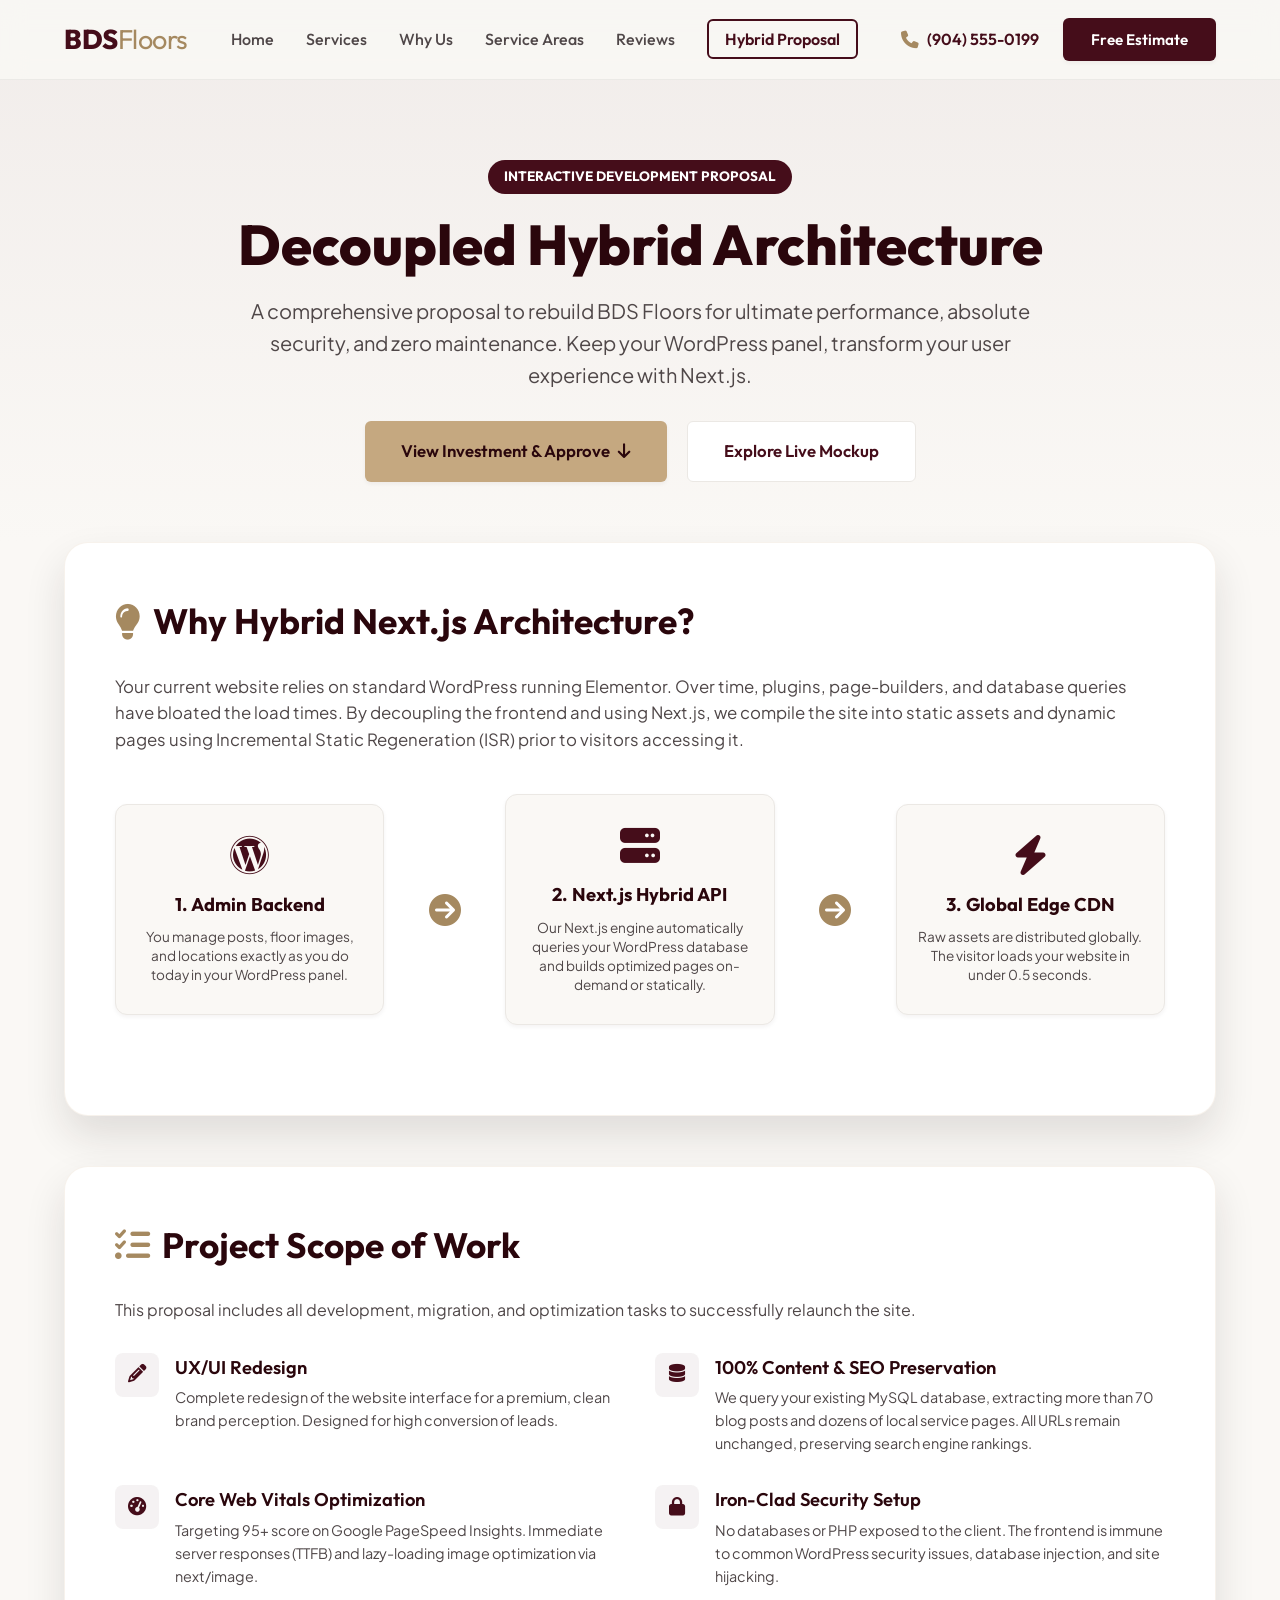
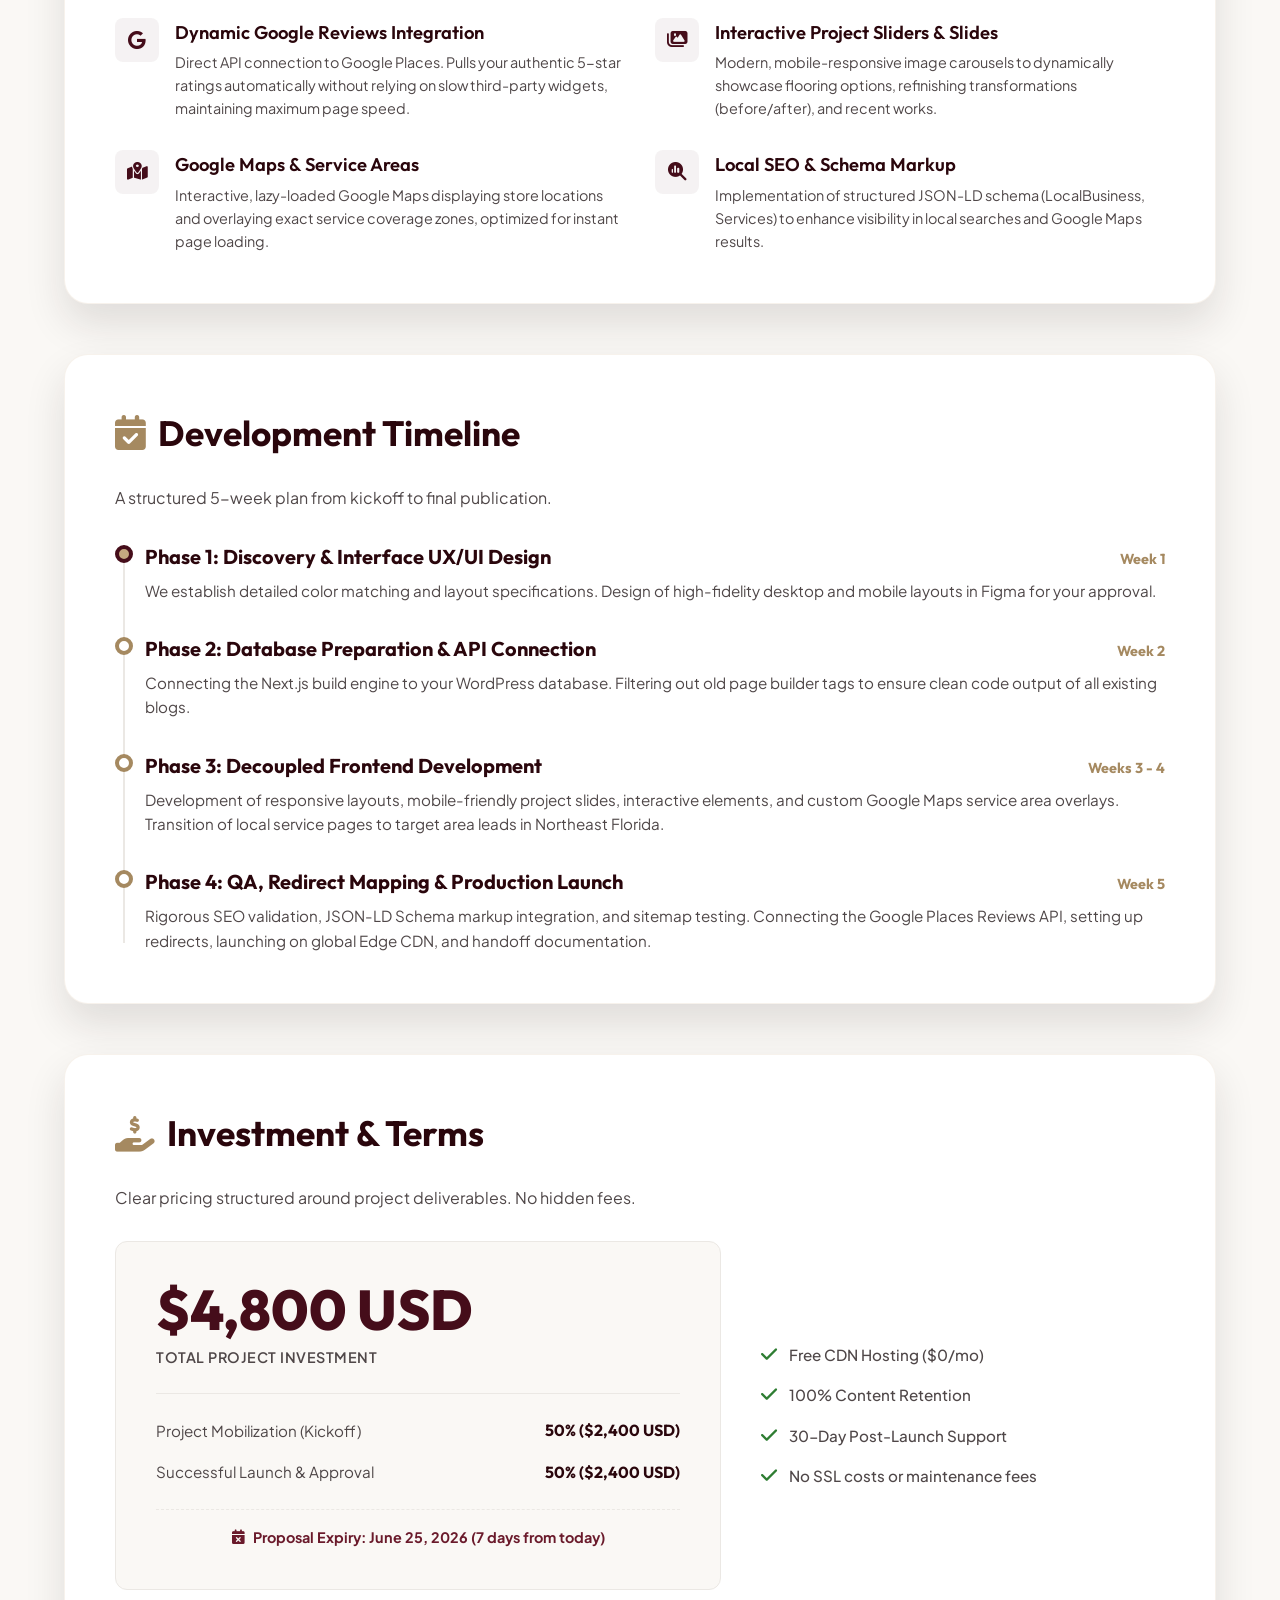
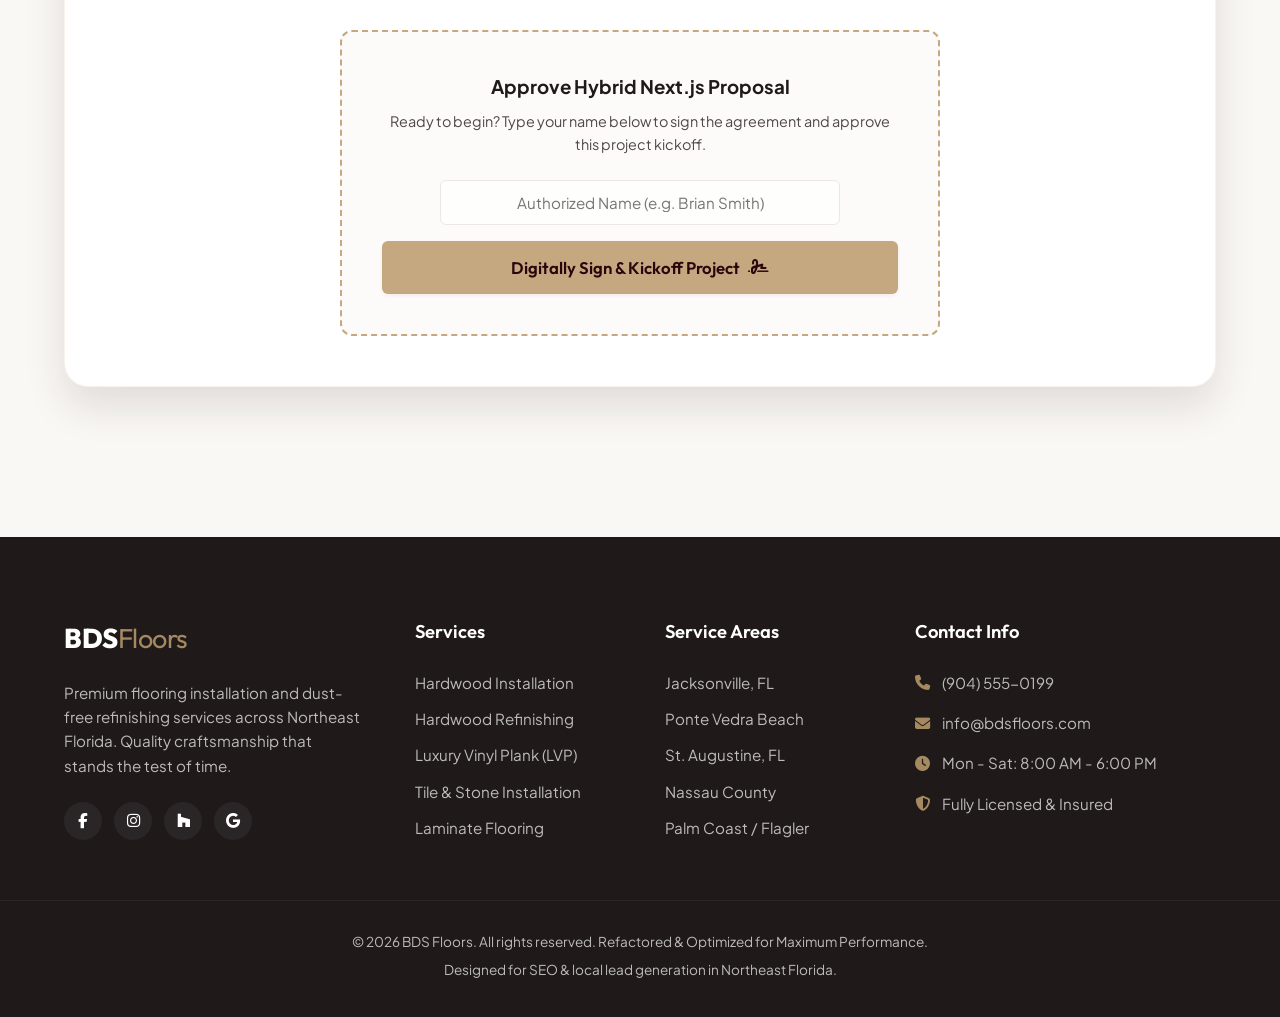
<file: bds/proposal.html>
<!DOCTYPE html>
<html lang="en">

<head>
    <script>
        if (window.location.protocol !== 'file:') {
            document.documentElement.classList.add('js-enabled');
        }
    </script>
    <meta charset="UTF-8">
    <meta name="viewport" content="width=device-width, initial-scale=1.0">
    <title>Web Development Proposal - Hybrid Architecture: WordPress + Next.js | BDS Floors</title>

    <!-- Google Fonts -->
    <link rel="preconnect" href="https://fonts.googleapis.com">
    <link rel="preconnect" href="https://fonts.gstatic.com" crossorigin>
    <link
        href="https://fonts.googleapis.com/css2?family=Outfit:wght@300;400;500;600;700;800&family=Plus+Jakarta+Sans:wght@300;400;500;600;700&display=swap"
        rel="stylesheet">

    <!-- Font Awesome for Icons -->
    <link rel="stylesheet" href="https://cdnjs.cloudflare.com/ajax/libs/font-awesome/6.4.0/css/all.min.css">

    <!-- Custom CSS -->
    <link rel="stylesheet" href="index.css">

    <style>
        /* Specific Styles for Proposal Page */
        .proposal-hero {
            padding: 160px 0 60px 0;
            background: linear-gradient(to bottom, rgba(69, 13, 26, 0.05) 0%, rgba(250, 248, 245, 1) 100%);
            text-align: center;
        }

        .proposal-hero h1 {
            font-family: var(--font-heading);
            font-size: 3.5rem;
            color: var(--burgundy-dark);
            font-weight: 800;
            margin-bottom: 20px;
            line-height: 1.1;
        }

        .proposal-hero p {
            font-size: 1.25rem;
            color: var(--dark-muted);
            max-width: 800px;
            margin: 0 auto 30px auto;
        }

        .proposal-card-large {
            background-color: var(--white);
            border-radius: var(--border-radius-lg);
            padding: 50px;
            box-shadow: var(--shadow-lg);
            margin-bottom: 50px;
            border: 1px solid rgba(197, 168, 128, 0.15);
        }

        .proposal-card-large h2 {
            font-family: var(--font-heading);
            font-size: 2.2rem;
            color: var(--burgundy-dark);
            margin-bottom: 24px;
            display: flex;
            align-items: center;
            gap: 12px;
        }

        .proposal-card-large h2 i {
            color: var(--gold-dark);
        }

        .headless-flow {
            display: grid;
            grid-template-columns: 1fr 0.3fr 1fr 0.3fr 1fr;
            align-items: center;
            text-align: center;
            gap: 20px;
            margin: 40px 0;
        }

        .flow-step {
            background-color: var(--cream);
            padding: 30px 20px;
            border-radius: var(--border-radius-md);
            border: 1px solid var(--gray-light);
            box-shadow: var(--shadow-sm);
        }

        .flow-step i {
            font-size: 2.5rem;
            color: var(--burgundy);
            margin-bottom: 15px;
        }

        .flow-step h4 {
            font-family: var(--font-heading);
            font-size: 1.15rem;
            font-weight: 700;
            color: var(--burgundy-dark);
            margin-bottom: 8px;
        }

        .flow-step p {
            font-size: 0.85rem;
            color: var(--dark-muted);
            line-height: 1.4;
        }

        .flow-arrow {
            font-size: 2rem;
            color: var(--gold-dark);
        }

        /* Scope List */
        .scope-grid {
            display: grid;
            grid-template-columns: repeat(2, 1fr);
            gap: 30px;
            margin-top: 20px;
        }

        .scope-item {
            display: flex;
            gap: 16px;
        }

        .scope-icon {
            flex-shrink: 0;
            width: 44px;
            height: 44px;
            background-color: rgba(69, 13, 26, 0.05);
            color: var(--burgundy);
            display: flex;
            align-items: center;
            justify-content: center;
            border-radius: 8px;
            font-size: 1.15rem;
        }

        .scope-item h4 {
            font-family: var(--font-heading);
            font-size: 1.15rem;
            font-weight: 600;
            color: var(--burgundy-dark);
            margin-bottom: 4px;
        }

        .scope-item p {
            font-size: 0.9rem;
            color: var(--dark-muted);
        }

        /* Timeline */
        .timeline-wrapper {
            position: relative;
            padding-left: 30px;
            margin-top: 30px;
        }

        .timeline-wrapper::before {
            content: '';
            position: absolute;
            left: 8px;
            top: 10px;
            width: 2px;
            height: calc(100% - 20px);
            background-color: var(--gray-light);
        }

        .timeline-item {
            position: relative;
            margin-bottom: 30px;
        }

        .timeline-item:last-child {
            margin-bottom: 0;
        }

        .timeline-item::before {
            content: '';
            position: absolute;
            left: -30px;
            top: 4px;
            width: 18px;
            height: 18px;
            border-radius: 50%;
            background-color: var(--white);
            border: 4px solid var(--gold-dark);
            z-index: 2;
        }

        .timeline-item.active::before {
            border-color: var(--burgundy);
            background-color: var(--gold);
        }

        .timeline-header {
            display: flex;
            justify-content: space-between;
            align-items: baseline;
            margin-bottom: 6px;
        }

        .timeline-header h4 {
            font-family: var(--font-heading);
            font-size: 1.25rem;
            font-weight: 700;
            color: var(--burgundy-dark);
        }

        .timeline-duration {
            font-family: var(--font-heading);
            font-size: 0.9rem;
            font-weight: 700;
            color: var(--gold-dark);
        }

        .timeline-item p {
            font-size: 0.95rem;
            color: var(--dark-muted);
        }

        /* Comparison Table */
        .comparison-table {
            width: 100%;
            border-collapse: collapse;
            margin: 30px 0;
            text-align: left;
            font-size: 1.05rem;
        }

        .comparison-table th,
        .comparison-table td {
            padding: 16px 24px;
            border-bottom: 1px solid var(--gray-light);
        }

        .comparison-table th {
            font-family: var(--font-heading);
            font-weight: 700;
            color: var(--burgundy-dark);
            background-color: var(--cream-dark);
        }

        .comparison-table td strong {
            color: var(--burgundy);
        }

        /* Pricing Cards */
        .pricing-wrapper {
            display: grid;
            grid-template-columns: 1.2fr 0.8fr;
            gap: 40px;
            margin-top: 30px;
        }

        .price-details {
            background-color: var(--cream);
            padding: 40px;
            border-radius: var(--border-radius-md);
            border: 1px solid var(--gray-light);
        }

        .price-details h3 {
            font-family: var(--font-heading);
            font-size: 1.8rem;
            color: var(--burgundy-dark);
            margin-bottom: 20px;
        }

        .price-tag {
            font-family: var(--font-heading);
            font-size: 3.5rem;
            font-weight: 800;
            color: var(--burgundy);
            line-height: 1;
            margin-bottom: 8px;
        }

        .price-subtitle {
            font-size: 0.9rem;
            color: var(--dark-muted);
            font-weight: 600;
            margin-bottom: 24px;
            text-transform: uppercase;
            letter-spacing: 0.5px;
        }

        .payment-milestones {
            display: flex;
            flex-direction: column;
            gap: 16px;
            border-top: 1px solid var(--gray-light);
            padding-top: 24px;
        }

        .milestone-item {
            display: flex;
            justify-content: space-between;
            align-items: center;
        }

        .milestone-item span {
            font-size: 0.95rem;
            color: var(--dark-muted);
        }

        .milestone-item strong {
            font-family: var(--font-heading);
            color: var(--burgundy-dark);
        }

        .pricing-features {
            display: flex;
            flex-direction: column;
            gap: 16px;
            justify-content: center;
        }

        .pricing-feature-item {
            display: flex;
            align-items: center;
            gap: 12px;
            font-size: 0.95rem;
            color: var(--dark-muted);
            font-weight: 500;
        }

        .pricing-feature-item i {
            color: var(--green);
            font-size: 1.15rem;
        }

        /* Interactive Approval Box */
        .approval-box {
            text-align: center;
            border: 2px dashed var(--gold);
            padding: 40px;
            border-radius: var(--border-radius-md);
            background-color: rgba(197, 168, 128, 0.05);
            max-width: 600px;
            margin: 40px auto 0 auto;
        }

        .approval-form {
            display: flex;
            flex-direction: column;
            gap: 16px;
            margin-top: 24px;
            align-items: center;
        }

        .approval-input {
            width: 100%;
            max-width: 400px;
            padding: 14px 20px;
            font-size: 1.1rem;
            text-align: center;
            font-family: var(--font-body);
            border: 1px solid var(--gray-light);
            border-radius: var(--border-radius-sm);
        }

        .signature-simulation {
            display: none;
            padding: 20px 0;
        }

        .signature-line {
            font-family: 'Playfair Display', 'Brush Script MT', cursive, serif;
            font-size: 2.5rem;
            color: #1a365d;
            border-bottom: 2px solid var(--dark);
            display: inline-block;
            padding: 0 40px;
            margin-bottom: 12px;
            letter-spacing: 1px;
            font-style: italic;
        }

        .approval-success-message {
            display: none;
            flex-direction: column;
            align-items: center;
            gap: 16px;
        }

        .badge-headless {
            background-color: var(--burgundy);
            color: var(--white);
            padding: 6px 16px;
            border-radius: 50px;
            font-family: var(--font-heading);
            font-weight: 700;
            font-size: 0.85rem;
            display: inline-block;
            margin-bottom: 20px;
        }

        @media (max-width: 1024px) {
            .pricing-wrapper {
                grid-template-columns: 1fr;
                gap: 30px;
            }
        }

        @media (max-width: 900px) {
            .headless-flow {
                grid-template-columns: 1fr;
                gap: 15px;
            }

            .flow-arrow {
                transform: rotate(90deg);
                margin: 10px 0;
            }

            .scope-grid {
                grid-template-columns: 1fr;
            }

            .proposal-hero h1 {
                font-size: 2.6rem;
            }

            .proposal-card-large {
                padding: 30px 20px;
            }
        }
    </style>
</head>

<body>

    <!-- Header / Navigation -->
    <header id="main-header" class="scrolled">
        <div class="header-container">
            <a href="index.html" class="logo">
                <span class="brand-bds">BDS</span><span class="brand-floors">Floors</span>
            </a>

            <nav id="nav-menu">
                <ul>
                    <li><a href="index.html#hero">Home</a></li>
                    <li><a href="index.html#services">Services</a></li>
                    <li><a href="index.html#why-choose-us">Why Us</a></li>
                    <li><a href="index.html#locations">Service Areas</a></li>
                    <li><a href="index.html#testimonials">Reviews</a></li>
                    <li><a href="proposal.html" class="nav-proposal-highlight active">Hybrid Proposal</a></li>
                </ul>
            </nav>

            <div class="header-actions">
                <a href="tel:+19045550199" class="phone-link">
                    <i class="fa-solid fa-phone"></i>
                    <span>(904) 555-0199</span>
                </a>
                <button class="btn btn-primary open-quote-modal">Free Estimate</button>
            </div>

            <button class="mobile-menu-toggle" id="mobile-toggle" aria-label="Toggle navigation menu">
                <span></span>
                <span></span>
                <span></span>
            </button>
        </div>
    </header>

    <!-- Mobile Drawer Menu -->
    <div class="mobile-drawer" id="mobile-drawer">
        <ul class="mobile-nav-links">
            <li><a href="index.html#hero" class="mobile-link">Home</a></li>
            <li><a href="index.html#services" class="mobile-link">Services</a></li>
            <li><a href="index.html#why-choose-us" class="mobile-link">Why Us</a></li>
            <li><a href="index.html#locations" class="mobile-link">Service Areas</a></li>
            <li><a href="index.html#testimonials" class="mobile-link">Reviews</a></li>
            <li><a href="proposal.html" class="mobile-link nav-proposal-highlight">Hybrid Proposal</a></li>
        </ul>
        <div class="mobile-drawer-actions">
            <a href="tel:+19045550199" class="phone-link-mobile">
                <i class="fa-solid fa-phone"></i> (904) 555-0199
            </a>
            <button class="btn btn-primary open-quote-modal w-full">Free Estimate</button>
        </div>
    </div>

    <!-- Hero Area -->
    <section class="proposal-hero">
        <div class="container">
            <span class="badge-headless">INTERACTIVE DEVELOPMENT PROPOSAL</span>
            <h1>Decoupled Hybrid Architecture</h1>
            <p>A comprehensive proposal to rebuild BDS Floors for ultimate performance, absolute security, and zero
                maintenance. Keep your WordPress panel, transform your user experience with Next.js.</p>
            <div class="cta-actions">
                <a href="#investment" class="btn btn-gold btn-large">View Investment & Approve <i
                        class="fa-solid fa-arrow-down"></i></a>
                <a href="index.html" class="btn btn-secondary btn-large">Explore Live Mockup</a>
            </div>
        </div>
    </section>

    <!-- Main Content -->
    <section style="padding-top: 0;">
        <div class="container">

            <!-- Section 1: The Why -->
            <div class="proposal-card-large scroll-reveal">
                <h2><i class="fa-solid fa-lightbulb"></i> Why Hybrid Next.js Architecture?</h2>
                <p style="color: var(--dark-muted); margin-bottom: 24px; font-size: 1.05rem;">
                    Your current website relies on standard WordPress running Elementor. Over time, plugins,
                    page-builders, and database queries have bloated the load times. By decoupling the frontend and
                    using Next.js, we compile the site into static assets and dynamic pages using Incremental Static
                    Regeneration (ISR) prior to visitors accessing it.
                </p>

                <!-- Diagram Flow -->
                <div class="headless-flow">
                    <div class="flow-step">
                        <i class="fa-brands fa-wordpress text-gold"></i>
                        <h4>1. Admin Backend</h4>
                        <p>You manage posts, floor images, and locations exactly as you do today in your WordPress
                            panel.</p>
                    </div>
                    <div class="flow-arrow"><i class="fa-solid fa-circle-arrow-right"></i></div>
                    <div class="flow-step">
                        <i class="fa-solid fa-server"></i>
                        <h4>2. Next.js Hybrid API</h4>
                        <p>Our Next.js engine automatically queries your WordPress database and builds optimized pages on-demand or statically.</p>
                    </div>
                    <div class="flow-arrow"><i class="fa-solid fa-circle-arrow-right"></i></div>
                    <div class="flow-step">
                        <i class="fa-solid fa-bolt"></i>
                        <h4>3. Global Edge CDN</h4>
                        <p>Raw assets are distributed globally. The visitor loads your website in under 0.5 seconds.</p>
                    </div>
                </div>
            </div>

            <!-- Section 2: Project Scope -->
            <div class="proposal-card-large scroll-reveal">
                <h2><i class="fa-solid fa-list-check"></i> Project Scope of Work</h2>
                <p style="color: var(--dark-muted); margin-bottom: 30px;">
                    This proposal includes all development, migration, and optimization tasks to successfully relaunch
                    the site.
                </p>

                <div class="scope-grid">
                    <div class="scope-item">
                        <div class="scope-icon"><i class="fa-solid fa-pencil"></i></div>
                        <div>
                            <h4>UX/UI Redesign</h4>
                            <p>Complete redesign of the website interface for a premium, clean brand perception.
                                Designed for high conversion of leads.</p>
                        </div>
                    </div>

                    <div class="scope-item">
                        <div class="scope-icon"><i class="fa-solid fa-database"></i></div>
                        <div>
                            <h4>100% Content & SEO Preservation</h4>
                            <p>We query your existing MySQL database, extracting more than 70 blog posts and dozens of
                                local service pages. All URLs remain unchanged, preserving search engine rankings.</p>
                        </div>
                    </div>

                    <div class="scope-item">
                        <div class="scope-icon"><i class="fa-solid fa-gauge-high"></i></div>
                        <div>
                            <h4>Core Web Vitals Optimization</h4>
                            <p>Targeting 95+ score on Google PageSpeed Insights. Immediate server responses (TTFB) and
                                lazy-loading image optimization via next/image.</p>
                        </div>
                    </div>

                    <div class="scope-item">
                        <div class="scope-icon"><i class="fa-solid fa-lock"></i></div>
                        <div>
                            <h4>Iron-Clad Security Setup</h4>
                            <p>No databases or PHP exposed to the client. The frontend is immune to common WordPress
                                security issues, database injection, and site hijacking.</p>
                        </div>
                    </div>

                    <div class="scope-item">
                        <div class="scope-icon"><i class="fa-brands fa-google"></i></div>
                        <div>
                            <h4>Dynamic Google Reviews Integration</h4>
                            <p>Direct API connection to Google Places. Pulls your authentic 5-star ratings automatically without relying on slow third-party widgets, maintaining maximum page speed.</p>
                        </div>
                    </div>

                    <div class="scope-item">
                        <div class="scope-icon"><i class="fa-solid fa-images"></i></div>
                        <div>
                            <h4>Interactive Project Sliders & Slides</h4>
                            <p>Modern, mobile-responsive image carousels to dynamically showcase flooring options, refinishing transformations (before/after), and recent works.</p>
                        </div>
                    </div>

                    <div class="scope-item">
                        <div class="scope-icon"><i class="fa-solid fa-map-location-dot"></i></div>
                        <div>
                            <h4>Google Maps & Service Areas</h4>
                            <p>Interactive, lazy-loaded Google Maps displaying store locations and overlaying exact service coverage zones, optimized for instant page loading.</p>
                        </div>
                    </div>

                    <div class="scope-item">
                        <div class="scope-icon"><i class="fa-solid fa-magnifying-glass-chart"></i></div>
                        <div>
                            <h4>Local SEO & Schema Markup</h4>
                            <p>Implementation of structured JSON-LD schema (LocalBusiness, Services) to enhance visibility in local searches and Google Maps results.</p>
                        </div>
                    </div>
                </div>
            </div>

            <!-- Section 3: Timeline -->
            <div class="proposal-card-large scroll-reveal">
                <h2><i class="fa-solid fa-calendar-check"></i> Development Timeline</h2>
                <p style="color: var(--dark-muted);">A structured 5-week plan from kickoff to final publication.</p>

                <div class="timeline-wrapper">
                    <div class="timeline-item active">
                        <div class="timeline-header">
                            <h4>Phase 1: Discovery & Interface UX/UI Design</h4>
                            <span class="timeline-duration">Week 1</span>
                        </div>
                        <p>We establish detailed color matching and layout specifications. Design of high-fidelity
                            desktop and mobile layouts in Figma for your approval.</p>
                    </div>

                    <div class="timeline-item">
                        <div class="timeline-header">
                            <h4>Phase 2: Database Preparation & API Connection</h4>
                            <span class="timeline-duration">Week 2</span>
                        </div>
                        <p>Connecting the Next.js build engine to your WordPress database. Filtering out old page builder
                            tags to ensure clean code output of all existing blogs.</p>
                    </div>

                    <div class="timeline-item">
                        <div class="timeline-header">
                            <h4>Phase 3: Decoupled Frontend Development</h4>
                            <span class="timeline-duration">Weeks 3 - 4</span>
                        </div>
                        <p>Development of responsive layouts, mobile-friendly project slides, interactive elements, and custom Google Maps service area overlays. Transition of local service pages to target area leads in Northeast Florida.</p>
                    </div>

                    <div class="timeline-item">
                        <div class="timeline-header">
                            <h4>Phase 4: QA, Redirect Mapping & Production Launch</h4>
                            <span class="timeline-duration">Week 5</span>
                        </div>
                        <p>Rigorous SEO validation, JSON-LD Schema markup integration, and sitemap testing. Connecting the Google Places Reviews API, setting up redirects, launching on global Edge CDN, and handoff documentation.</p>
                    </div>
                </div>
            </div>

            <!-- Section 4: Investment & Terms -->
            <div id="investment" class="proposal-card-large scroll-reveal">
                <h2><i class="fa-solid fa-hand-holding-dollar"></i> Investment & Terms</h2>
                <p style="color: var(--dark-muted);">Clear pricing structured around project deliverables. No hidden
                    fees.</p>

                <div class="pricing-wrapper">
                    <div class="price-details">
                        <div class="price-tag">$4,800 USD</div>
                        <div class="price-subtitle">Total Project Investment</div>

                        <div class="payment-milestones">
                            <div class="milestone-item">
                                <span>Project Mobilization (Kickoff)</span>
                                <strong>50% ($2,400 USD)</strong>
                            </div>
                            <div class="milestone-item">
                                <span>Successful Launch & Approval</span>
                                <strong>50% ($2,400 USD)</strong>
                            </div>
                        </div>

                        <div class="proposal-expiry" style="margin-top: 24px; padding-top: 16px; border-top: 1px dashed var(--gray-light); font-size: 0.9rem; color: var(--burgundy-light); font-weight: 700; display: flex; align-items: center; justify-content: center; gap: 8px;">
                            <i class="fa-solid fa-calendar-xmark"></i> Proposal Expiry: June 25, 2026 (7 days from today)
                        </div>
                    </div>

                    <div class="pricing-features">
                        <div class="pricing-feature-item"><i class="fa-solid fa-check"></i> Free CDN Hosting ($0/mo)
                        </div>
                        <div class="pricing-feature-item"><i class="fa-solid fa-check"></i> 100% Content Retention</div>
                        <div class="pricing-feature-item"><i class="fa-solid fa-check"></i> 30-Day Post-Launch Support
                        </div>
                        <div class="pricing-feature-item"><i class="fa-solid fa-check"></i> No SSL costs or maintenance
                            fees</div>
                    </div>
                </div>

                <!-- Interactive Proposal Approval Box -->
                <div class="approval-box" id="proposal-approval-container" style="margin-top: 40px;">
                    <h3>Approve Hybrid Next.js Proposal</h3>
                    <p style="font-size: 0.9rem; color: var(--dark-muted); margin-top: 8px;">
                        Ready to begin? Type your name below to sign the agreement and approve this project kickoff.
                    </p>

                    <div class="approval-form" id="approval-interactive-form">
                        <input type="text" id="signer-name" class="approval-input" required placeholder="Authorized Name (e.g. Brian Smith)">
                        <button class="btn btn-gold btn-large w-full" id="btn-sign-proposal">
                            Digitally Sign & Kickoff Project <i class="fa-solid fa-signature"></i>
                        </button>
                    </div>

                    <div class="signature-simulation" id="signature-animation">
                        <div class="signature-line" id="animated-signature"></div>
                        <p style="font-size: 0.8rem; color: var(--dark-muted);">Digital Signature Registered</p>
                    </div>

                    <div class="approval-success-message" id="approval-success">
                        <div class="success-icon" style="background-color: var(--green-light); color: var(--green); width: 60px; height: 60px; border-radius: 50%; display: flex; align-items: center; justify-content: center; font-size: 2rem;">
                            <i class="fa-solid fa-circle-check"></i>
                        </div>
                        <h4 style="font-family: var(--font-heading); font-size: 1.4rem; color: var(--burgundy-dark);">Proposal Accepted!</h4>
                        <p style="font-size: 0.95rem; color: var(--dark-muted);">
                            Thank you, <strong id="success-signer"></strong>. The development team has been notified. We will reach out to you within 24 hours to schedule the Phase 1 Kickoff meeting.
                        </p>
                    </div>
                </div>
            </div>

        </div>
    </section>

    <!-- Footer -->
    <footer>
        <div class="container footer-content">
            <div class="footer-brand">
                <a href="#" class="logo">
                    <span class="brand-bds">BDS</span><span class="brand-floors">Floors</span>
                </a>
                <p>Premium flooring installation and dust-free refinishing services across Northeast Florida. Quality
                    craftsmanship that stands the test of time.</p>
                <div class="social-links">
                    <a href="#" aria-label="Facebook"><i class="fa-brands fa-facebook-f"></i></a>
                    <a href="#" aria-label="Instagram"><i class="fa-brands fa-instagram"></i></a>
                    <a href="#" aria-label="Houzz"><i class="fa-brands fa-houzz"></i></a>
                    <a href="#" aria-label="Google"><i class="fa-brands fa-google"></i></a>
                </div>
            </div>

            <div class="footer-links">
                <h4>Services</h4>
                <ul>
                    <li><a href="index.html#services">Hardwood Installation</a></li>
                    <li><a href="index.html#services">Hardwood Refinishing</a></li>
                    <li><a href="index.html#services">Luxury Vinyl Plank (LVP)</a></li>
                    <li><a href="index.html#services">Tile & Stone Installation</a></li>
                    <li><a href="index.html#services">Laminate Flooring</a></li>
                </ul>
            </div>

            <div class="footer-links">
                <h4>Service Areas</h4>
                <ul>
                    <li><a href="index.html#locations">Jacksonville, FL</a></li>
                    <li><a href="index.html#locations">Ponte Vedra Beach</a></li>
                    <li><a href="index.html#locations">St. Augustine, FL</a></li>
                    <li><a href="index.html#locations">Nassau County</a></li>
                    <li><a href="index.html#locations">Palm Coast / Flagler</a></li>
                </ul>
            </div>

            <div class="footer-contact">
                <h4>Contact Info</h4>
                <p><i class="fa-solid fa-phone text-gold"></i> <a href="tel:+19045550199">(904) 555-0199</a></p>
                <p><i class="fa-solid fa-envelope text-gold"></i> <a
                        href="mailto:info@bdsfloors.com">info@bdsfloors.com</a></p>
                <p><i class="fa-solid fa-clock text-gold"></i> Mon - Sat: 8:00 AM - 6:00 PM</p>
                <p><i class="fa-solid fa-shield-halved text-gold"></i> Fully Licensed & Insured</p>
            </div>
        </div>

        <div class="footer-bottom">
            <div class="container">
                <p>&copy; 2026 BDS Floors. All rights reserved. Refactored & Optimized for Maximum Performance.</p>
                <p>Designed for SEO & local lead generation in Northeast Florida.</p>
            </div>
        </div>
    </footer>

    <!-- Estimate Request Modal (Shared) -->
    <div class="modal-overlay" id="quote-modal">
        <div class="modal-card glass">
            <button class="modal-close" id="modal-close-btn" aria-label="Close modal">&times;</button>
            <div class="modal-header">
                <h3>Request a Free Estimate</h3>
                <p>Fill out the form below, and we'll contact you within 24 business hours to schedule a free in-home
                    consultation.</p>
            </div>
            <form id="estimate-form">
                <div class="form-group">
                    <label for="client-name">Full Name *</label>
                    <input type="text" id="client-name" required placeholder="John Doe">
                </div>

                <div class="form-row">
                    <div class="form-group">
                        <label for="client-email">Email Address *</label>
                        <input type="email" id="client-email" required placeholder="john@example.com">
                    </div>
                    <div class="form-group">
                        <label for="client-phone">Phone Number *</label>
                        <input type="tel" id="client-phone" required placeholder="(904) 555-0100">
                    </div>
                </div>

                <div class="form-row">
                    <div class="form-group">
                        <label for="flooring-type">Flooring Interest *</label>
                        <select id="flooring-type" required>
                            <option value="" disabled selected>Select an option</option>
                            <option value="hardwood-install">Hardwood Installation</option>
                            <option value="hardwood-refinish">Hardwood Refinishing</option>
                            <option value="luxury-vinyl">Luxury Vinyl Plank (LVP)</option>
                            <option value="tile-stone">Tile & Stone Installation</option>
                            <option value="laminate">Laminate Flooring</option>
                            <option value="other">Multiple / Other</option>
                        </select>
                    </div>
                    <div class="form-group">
                        <label for="service-city">Your City *</label>
                        <input type="text" id="service-city" required placeholder="Jacksonville, FL">
                    </div>
                </div>

                <div class="form-group">
                    <label for="project-details">Project Details / Message</label>
                    <textarea id="project-details" rows="3"
                        placeholder="Describe the rooms, approximate square footage, or any special requests..."></textarea>
                </div>

                <button type="submit" class="btn btn-primary w-full" id="btn-submit-quote">
                    Submit Estimate Request <i class="fa-solid fa-paper-plane"></i>
                </button>
            </form>

            <div class="success-message" id="form-success">
                <div class="success-icon"><i class="fa-solid fa-circle-check text-green"></i></div>
                <h3>Estimate Requested!</h3>
                <p>Thank you, <span id="success-name"></span>! We have received your project details and will call you
                    soon at <span id="success-phone"></span> to confirm your consultation time.</p>
                <button class="btn btn-primary" id="btn-success-close">Close</button>
            </div>
        </div>
    </div>

    <!-- Custom Script -->
    <script src="app.js"></script>

    <!-- Specific Script for Proposal Interactive Approval -->
    <script>
        document.addEventListener('DOMContentLoaded', () => {
            const btnSign = document.getElementById('btn-sign-proposal');
            const signerInput = document.getElementById('signer-name');
            const formContainer = document.getElementById('approval-interactive-form');
            const signatureAnimation = document.getElementById('signature-animation');
            const animatedSignature = document.getElementById('animated-signature');
            const successContainer = document.getElementById('approval-success');
            const successSigner = document.getElementById('success-signer');

            btnSign.addEventListener('click', () => {
                const signerValue = signerInput.value.trim();

                if (signerValue === "") {
                    signerInput.focus();
                    signerInput.style.borderColor = 'red';
                    setTimeout(() => signerInput.style.borderColor = '', 2000);
                    return;
                }

                // Hide input form
                formContainer.style.display = 'none';

                // Show signature simulation
                signatureAnimation.style.display = 'block';
                animatedSignature.textContent = signerValue;

                // Animate writing
                animatedSignature.style.width = '0%';
                animatedSignature.style.overflow = 'hidden';
                animatedSignature.style.whiteSpace = 'nowrap';
                animatedSignature.style.borderRight = '2px solid transparent';
                animatedSignature.style.transition = 'width 1.5s cubic-bezier(0.4, 0, 0.2, 1)';

                // Force layout reflow
                animatedSignature.offsetWidth;
                animatedSignature.style.width = '100%';

                setTimeout(() => {
                    signatureAnimation.style.transition = 'opacity 0.5s ease';
                    signatureAnimation.style.opacity = '0';

                    setTimeout(() => {
                        signatureAnimation.style.display = 'none';
                        successSigner.textContent = signerValue;
                        successContainer.style.display = 'flex';
                        successContainer.style.opacity = '0';
                        successContainer.style.transition = 'opacity 0.5s ease';

                        // Reflow
                        successContainer.offsetWidth;
                        successContainer.style.opacity = '1';
                    }, 500);
                }, 2000);
            });
        });
    </script>
</body>

</html>
</file>
<file: index.css>
/* ==========================================================================
   DESIGN SYSTEM & VARIABLES
   ========================================================================== */
:root {
    /* Palette */
    --burgundy-dark: #2A060C;
    --burgundy: #450D1A;
    --burgundy-light: #6A1A2B;
    --gold: #C5A880;
    --gold-dark: #A58960;
    --gold-light: #E5C8A0;
    --cream: #FAF8F5;
    --cream-dark: #F0EDE8;
    --dark: #1F191A;
    --dark-muted: #4F4748;
    --gray-light: #EBE8E4;
    --white: #FFFFFF;
    --green: #2E7D32;
    --green-light: #E8F5E9;
    
    /* Typography */
    --font-heading: 'Outfit', sans-serif;
    --font-body: 'Plus Jakarta Sans', sans-serif;
    
    /* Layout Variables */
    --container-width: 1200px;
    --header-height: 80px;
    
    /* Shadows */
    --shadow-sm: 0 2px 4px rgba(31, 25, 26, 0.05);
    --shadow-md: 0 10px 20px rgba(31, 25, 26, 0.08);
    --shadow-lg: 0 20px 40px rgba(31, 25, 26, 0.12);
    --shadow-gold: 0 10px 20px rgba(197, 168, 128, 0.2);
    
    /* Animation & Transitions */
    --transition-fast: 0.2s ease;
    --transition-normal: 0.3s cubic-bezier(0.25, 0.8, 0.25, 1);
    --transition-slow: 0.6s cubic-bezier(0.25, 1, 0.5, 1);
    --border-radius-sm: 6px;
    --border-radius-md: 12px;
    --border-radius-lg: 24px;
}

/* ==========================================================================
   RESET & BASE STYLES
   ========================================================================== */
*, *::before, *::after {
    box-sizing: border-box;
    margin: 0;
    padding: 0;
}

html {
    scroll-behavior: smooth;
    font-size: 16px;
    -webkit-text-size-adjust: 100%;
}

body {
    background-color: var(--cream);
    color: var(--dark);
    font-family: var(--font-body);
    font-size: 1rem;
    line-height: 1.6;
    overflow-x: hidden;
    -webkit-font-smoothing: antialiased;
}

img {
    max-width: 100%;
    height: auto;
    display: block;
}

a {
    color: inherit;
    text-decoration: none;
    transition: color var(--transition-fast);
}

button, input, select, textarea {
    font-family: inherit;
    font-size: inherit;
    color: inherit;
    border: none;
    outline: none;
}

button {
    cursor: pointer;
    background: none;
}

ul {
    list-style: none;
}

/* Common Layout Containers */
.container {
    width: 100%;
    max-width: var(--container-width);
    margin: 0 auto;
    padding: 0 24px;
}

section {
    padding: 100px 0;
    position: relative;
}

.bg-alt {
    background-color: var(--cream-dark);
}

/* Section Header styling */
.section-header {
    max-width: 650px;
    margin: 0 auto 60px auto;
    text-align: center;
}

.section-subtitle {
    display: inline-block;
    color: var(--gold-dark);
    text-transform: uppercase;
    font-family: var(--font-heading);
    font-weight: 700;
    font-size: 0.85rem;
    letter-spacing: 2px;
    margin-bottom: 12px;
}

.section-header h2 {
    font-family: var(--font-heading);
    font-size: 2.5rem;
    font-weight: 700;
    color: var(--burgundy-dark);
    line-height: 1.2;
    margin-bottom: 18px;
}

.section-header p {
    color: var(--dark-muted);
    font-size: 1.1rem;
}

/* ==========================================================================
   BUTTONS
   ========================================================================== */
.btn {
    display: inline-flex;
    align-items: center;
    justify-content: center;
    padding: 12px 28px;
    font-family: var(--font-heading);
    font-weight: 600;
    font-size: 0.95rem;
    border-radius: var(--border-radius-sm);
    transition: all var(--transition-normal);
    gap: 8px;
    text-align: center;
}

.btn-large {
    padding: 16px 36px;
    font-size: 1.05rem;
    border-radius: var(--border-radius-sm);
}

.btn-primary {
    background-color: var(--burgundy);
    color: var(--white);
    box-shadow: var(--shadow-sm);
}

.btn-primary:hover {
    background-color: var(--burgundy-light);
    transform: translateY(-2px);
    box-shadow: var(--shadow-md);
}

.btn-secondary {
    background-color: var(--white);
    color: var(--burgundy);
    border: 1px solid var(--gray-light);
}

.btn-secondary:hover {
    background-color: var(--cream-dark);
    transform: translateY(-2px);
    box-shadow: var(--shadow-sm);
}

.btn-gold {
    background-color: var(--gold);
    color: var(--burgundy-dark);
    box-shadow: var(--shadow-sm);
}

.btn-gold:hover {
    background-color: var(--gold-light);
    transform: translateY(-2px);
    box-shadow: var(--shadow-gold);
}

.btn-outline {
    background-color: transparent;
    color: var(--white);
    border: 2px solid var(--white);
}

.btn-outline:hover {
    background-color: var(--white);
    color: var(--burgundy);
    transform: translateY(-2px);
}

.w-full {
    width: 100%;
}

.gradient-text {
    background: linear-gradient(135deg, var(--burgundy) 30%, var(--gold-dark) 90%);
    -webkit-background-clip: text;
    -webkit-text-fill-color: transparent;
    display: inline-block;
}

.text-gold {
    color: var(--gold-dark);
}

/* ==========================================================================
   HEADER & NAVIGATION
   ========================================================================== */
#main-header {
    height: var(--header-height);
    background-color: rgba(250, 248, 245, 0.85);
    backdrop-filter: blur(12px);
    -webkit-backdrop-filter: blur(12px);
    position: fixed;
    top: 0;
    left: 0;
    width: 100%;
    z-index: 1000;
    border-bottom: 1px solid rgba(31, 25, 26, 0.06);
    transition: all var(--transition-normal);
}

#main-header.scrolled {
    height: 70px;
    background-color: rgba(250, 248, 245, 0.95);
    box-shadow: var(--shadow-sm);
}

.header-container {
    max-width: var(--container-width);
    height: 100%;
    margin: 0 auto;
    padding: 0 24px;
    display: flex;
    align-items: center;
    justify-content: space-between;
}

/* Logo styling */
.logo {
    display: flex;
    align-items: center;
    font-family: var(--font-heading);
    font-weight: 800;
    font-size: 1.7rem;
    letter-spacing: -0.5px;
}

.brand-bds {
    color: var(--burgundy);
}

.brand-floors {
    color: var(--gold-dark);
    font-weight: 400;
}

/* Desktop navigation */
#nav-menu ul {
    display: flex;
    gap: 32px;
}

#nav-menu a {
    font-family: var(--font-heading);
    font-weight: 500;
    font-size: 1rem;
    color: var(--dark-muted);
}

#nav-menu a:hover, #nav-menu a.active {
    color: var(--burgundy);
}

.header-actions {
    display: flex;
    align-items: center;
    gap: 24px;
}

.phone-link {
    display: flex;
    align-items: center;
    gap: 8px;
    font-family: var(--font-heading);
    font-weight: 600;
    color: var(--burgundy);
}

.phone-link i {
    font-size: 1.1rem;
    color: var(--gold-dark);
}

/* Mobile Toggle menu button */
.mobile-menu-toggle {
    display: none;
    flex-direction: column;
    justify-content: space-between;
    width: 28px;
    height: 18px;
    z-index: 1001;
}

.mobile-menu-toggle span {
    display: block;
    width: 100%;
    height: 2px;
    background-color: var(--burgundy);
    transition: all var(--transition-fast);
}

/* Mobile Menu Open states for toggle button */
.mobile-menu-toggle.open span:nth-child(1) {
    transform: translateY(8px) rotate(45deg);
}

.mobile-menu-toggle.open span:nth-child(2) {
    opacity: 0;
}

.mobile-menu-toggle.open span:nth-child(3) {
    transform: translateY(-8px) rotate(-45deg);
}

/* Mobile Drawer */
.mobile-drawer {
    position: fixed;
    top: 0;
    right: -100%;
    width: 100%;
    max-width: 350px;
    height: 100vh;
    background-color: var(--cream);
    z-index: 999;
    padding: 120px 40px 40px 40px;
    display: flex;
    flex-direction: column;
    justify-content: space-between;
    box-shadow: var(--shadow-lg);
    transition: right var(--transition-normal);
}

.mobile-drawer.open {
    right: 0;
}

.mobile-nav-links {
    display: flex;
    flex-direction: column;
    gap: 24px;
}

.mobile-nav-links a {
    font-family: var(--font-heading);
    font-weight: 600;
    font-size: 1.3rem;
    color: var(--dark);
}

.mobile-nav-links a:hover {
    color: var(--burgundy);
}

.mobile-drawer-actions {
    display: flex;
    flex-direction: column;
    gap: 20px;
}

.phone-link-mobile {
    font-family: var(--font-heading);
    font-weight: 700;
    font-size: 1.2rem;
    color: var(--burgundy);
    display: flex;
    align-items: center;
    justify-content: center;
    gap: 8px;
}

/* ==========================================================================
   HERO SECTION
   ========================================================================== */
#hero {
    padding-top: calc(var(--header-height) + 60px);
    padding-bottom: 100px;
    display: flex;
    align-items: center;
    min-height: 85vh;
}

.hero-container {
    max-width: var(--container-width);
    margin: 0 auto;
    padding: 0 24px;
    display: grid;
    grid-template-columns: 1.1fr 0.9fr;
    gap: 60px;
    align-items: center;
}

.hero-content .badge {
    display: inline-flex;
    align-items: center;
    gap: 8px;
    background-color: rgba(197, 168, 128, 0.12);
    color: var(--burgundy-dark);
    padding: 8px 16px;
    border-radius: 50px;
    font-family: var(--font-heading);
    font-weight: 700;
    font-size: 0.85rem;
    margin-bottom: 24px;
}

.hero-content h1 {
    font-family: var(--font-heading);
    font-size: 4rem;
    line-height: 1.1;
    font-weight: 800;
    color: var(--burgundy-dark);
    margin-bottom: 24px;
    letter-spacing: -1px;
}

.hero-content p {
    font-size: 1.2rem;
    color: var(--dark-muted);
    margin-bottom: 40px;
    max-width: 550px;
}

.hero-actions {
    display: flex;
    gap: 16px;
    margin-bottom: 48px;
}

.hero-trust {
    display: flex;
    gap: 24px;
    flex-wrap: wrap;
}

.trust-item {
    display: flex;
    align-items: center;
    gap: 8px;
    font-size: 0.9rem;
    font-weight: 600;
    color: var(--dark-muted);
}

.trust-item i {
    color: var(--gold-dark);
    font-size: 1rem;
}

/* Hero image card design */
.hero-image-wrapper {
    position: relative;
}

.image-card {
    position: relative;
    border-radius: var(--border-radius-lg);
    overflow: hidden;
    box-shadow: var(--shadow-lg);
    background-color: var(--cream-dark);
    aspect-ratio: 4/5;
}

.image-card img {
    width: 100%;
    height: 100%;
    object-fit: cover;
    transition: transform var(--transition-slow);
}

.image-card:hover img {
    transform: scale(1.05);
}

/* Hero Slider Styles */
.hero-slider {
    position: relative;
    width: 100%;
    height: 100%;
    overflow: hidden;
    border-radius: inherit;
}

.hero-slider .slide {
    position: absolute;
    top: 0;
    left: 0;
    width: 100%;
    height: 100%;
    opacity: 0;
    transition: opacity 1.5s ease-in-out;
    z-index: 1;
}

.hero-slider .slide.active {
    opacity: 1;
    z-index: 2;
}

.hero-slider .slide img {
    width: 100%;
    height: 100%;
    object-fit: cover;
}

.floating-badge {
    position: absolute;
    bottom: 30px;
    left: -30px;
    display: flex;
    align-items: center;
    gap: 16px;
    padding: 16px 24px;
    border-radius: var(--border-radius-md);
    box-shadow: var(--shadow-lg);
}

.glass {
    background: rgba(255, 255, 255, 0.8);
    backdrop-filter: blur(12px);
    -webkit-backdrop-filter: blur(12px);
    border: 1px solid rgba(255, 255, 255, 0.5);
}

.floating-badge i {
    font-size: 2.2rem;
}

.floating-badge h4 {
    font-family: var(--font-heading);
    font-size: 1.15rem;
    font-weight: 700;
    color: var(--burgundy-dark);
}

.floating-badge p {
    font-size: 0.8rem;
    color: var(--dark-muted);
    font-weight: 500;
}

/* ==========================================================================
   SERVICES SECTION
   ========================================================================== */
.services-grid {
    display: grid;
    grid-template-columns: repeat(3, 1fr);
    gap: 30px;
}

.service-card {
    background-color: var(--white);
    border-radius: var(--border-radius-md);
    overflow: hidden;
    box-shadow: var(--shadow-sm);
    transition: all var(--transition-normal);
    display: flex;
    flex-direction: column;
    height: 100%;
}

.service-card:hover {
    transform: translateY(-8px);
    box-shadow: var(--shadow-lg);
}

.service-img-container {
    height: 240px;
    overflow: hidden;
    background-color: var(--cream-dark);
}

.service-img-container img {
    width: 100%;
    height: 100%;
    object-fit: cover;
    transition: transform var(--transition-slow);
}

.service-card:hover .service-img-container img {
    transform: scale(1.06);
}

.service-body {
    padding: 32px;
    position: relative;
    padding-top: 48px;
    flex-grow: 1;
    display: flex;
    flex-direction: column;
}

.service-icon {
    position: absolute;
    top: -24px;
    left: 32px;
    width: 48px;
    height: 48px;
    background-color: var(--burgundy);
    color: var(--white);
    display: flex;
    align-items: center;
    justify-content: center;
    border-radius: 50%;
    font-size: 1.2rem;
    box-shadow: var(--shadow-md);
    border: 2px solid var(--white);
    transition: background-color var(--transition-fast);
}

.service-card:hover .service-icon {
    background-color: var(--gold-dark);
}

.service-body h3 {
    font-family: var(--font-heading);
    font-size: 1.35rem;
    font-weight: 700;
    color: var(--burgundy-dark);
    margin-bottom: 12px;
}

.service-body p {
    color: var(--dark-muted);
    font-size: 0.95rem;
    margin-bottom: 24px;
    flex-grow: 1;
}

.service-link {
    font-family: var(--font-heading);
    font-weight: 700;
    font-size: 0.9rem;
    color: var(--gold-dark);
    display: inline-flex;
    align-items: center;
    gap: 4px;
}

.service-link i {
    font-size: 0.75rem;
    transition: transform var(--transition-fast);
}

.service-card:hover .service-link i {
    transform: translateX(4px);
}

/* ==========================================================================
   WHY CHOOSE US & STATS
   ========================================================================== */
.why-wrapper {
    display: grid;
    grid-template-columns: 1.15fr 0.85fr;
    gap: 80px;
    align-items: center;
}

.why-content h2 {
    font-family: var(--font-heading);
    font-size: 2.8rem;
    font-weight: 700;
    color: var(--burgundy-dark);
    margin-bottom: 20px;
    line-height: 1.2;
}

.why-content p {
    color: var(--dark-muted);
    font-size: 1.1rem;
    margin-bottom: 40px;
}

.features-list {
    display: flex;
    flex-direction: column;
    gap: 28px;
}

.feature-item {
    display: flex;
    gap: 20px;
}

.feature-icon {
    flex-shrink: 0;
    width: 48px;
    height: 48px;
    border-radius: var(--border-radius-sm);
    background-color: var(--white);
    border: 1px solid var(--gray-light);
    color: var(--burgundy);
    display: flex;
    align-items: center;
    justify-content: center;
    font-size: 1.25rem;
    box-shadow: var(--shadow-sm);
}

.feature-item h4 {
    font-family: var(--font-heading);
    font-size: 1.15rem;
    font-weight: 600;
    color: var(--burgundy-dark);
    margin-bottom: 4px;
}

.feature-item p {
    font-size: 0.95rem;
    color: var(--dark-muted);
    margin-bottom: 0;
}

/* Stats Styling */
.stats-grid {
    display: grid;
    grid-template-columns: repeat(2, 1fr);
    gap: 20px;
}

.stat-card {
    background-color: var(--white);
    padding: 40px 30px;
    border-radius: var(--border-radius-md);
    text-align: center;
    box-shadow: var(--shadow-sm);
    border: 1px solid rgba(31, 25, 26, 0.03);
}

.stat-card h3 {
    font-family: var(--font-heading);
    font-size: 3rem;
    font-weight: 800;
    color: var(--burgundy);
    line-height: 1;
    margin-bottom: 8px;
}

.stat-card p {
    color: var(--dark-muted);
    font-family: var(--font-heading);
    font-weight: 600;
    font-size: 0.95rem;
    text-transform: uppercase;
    letter-spacing: 1px;
}

/* ==========================================================================
   LOCATIONS (SEO LOCAL)
   ========================================================================== */
.locations-grid {
    display: grid;
    grid-template-columns: repeat(3, 1fr);
    gap: 24px;
}

.location-card {
    background-color: var(--white);
    padding: 32px;
    border-radius: var(--border-radius-md);
    box-shadow: var(--shadow-sm);
    border: 1px solid rgba(31, 25, 26, 0.02);
    transition: all var(--transition-normal);
}

.location-card:hover {
    transform: translateY(-4px);
    box-shadow: var(--shadow-md);
    border-color: rgba(197, 168, 128, 0.3);
}

.location-card i {
    font-size: 1.5rem;
    color: var(--gold-dark);
    margin-bottom: 16px;
}

.location-card h4 {
    font-family: var(--font-heading);
    font-size: 1.2rem;
    font-weight: 700;
    color: var(--burgundy-dark);
    margin-bottom: 8px;
}

.location-card p {
    font-size: 0.9rem;
    color: var(--dark-muted);
    line-height: 1.5;
}

/* ==========================================================================
   TESTIMONIALS
   ========================================================================== */
.testimonials-grid {
    display: grid;
    grid-template-columns: repeat(3, 1fr);
    gap: 30px;
}

.testimonial-card {
    background-color: var(--white);
    padding: 40px;
    border-radius: var(--border-radius-md);
    box-shadow: var(--shadow-sm);
    display: flex;
    flex-direction: column;
    justify-content: space-between;
}

.testimonial-card .rating {
    margin-bottom: 24px;
}

.testimonial-card .rating i {
    color: var(--gold-dark);
    font-size: 0.95rem;
}

.testimonial-card .review-text {
    font-style: italic;
    color: var(--dark-muted);
    font-size: 1rem;
    margin-bottom: 30px;
    line-height: 1.6;
    flex-grow: 1;
}

.reviewer h4 {
    font-family: var(--font-heading);
    font-size: 1.05rem;
    font-weight: 600;
    color: var(--burgundy-dark);
}

.reviewer p {
    font-size: 0.8rem;
    color: var(--dark-muted);
}

/* ==========================================================================
   CTA BANNER SECTION
   ========================================================================== */
#cta-banner {
    background: linear-gradient(135deg, var(--burgundy-dark) 0%, var(--burgundy) 50%, var(--burgundy-light) 100%);
    color: var(--white);
    padding: 100px 0;
    text-align: center;
}

.cta-container {
    max-width: 800px;
    margin: 0 auto;
    padding: 0 24px;
}

.cta-container h2 {
    font-family: var(--font-heading);
    font-size: 3.2rem;
    font-weight: 800;
    line-height: 1.2;
    margin-bottom: 20px;
}

.cta-container p {
    font-size: 1.2rem;
    color: rgba(255, 255, 255, 0.85);
    margin-bottom: 40px;
}

.cta-actions {
    display: flex;
    justify-content: center;
    gap: 20px;
    flex-wrap: wrap;
}

/* ==========================================================================
   FOOTER
   ========================================================================== */
footer {
    background-color: var(--dark);
    color: rgba(255, 255, 255, 0.7);
    padding: 80px 0 0 0;
    font-size: 0.95rem;
}

.footer-content {
    display: grid;
    grid-template-columns: 1.2fr 0.8fr 0.8fr 1.2fr;
    gap: 50px;
    margin-bottom: 60px;
}

.footer-brand .logo {
    margin-bottom: 20px;
}

.footer-brand .brand-bds {
    color: var(--white);
}

.footer-brand p {
    line-height: 1.6;
    margin-bottom: 24px;
}

.social-links {
    display: flex;
    gap: 12px;
}

.social-links a {
    width: 38px;
    height: 38px;
    border-radius: 50%;
    background-color: rgba(255, 255, 255, 0.05);
    color: var(--white);
    display: flex;
    align-items: center;
    justify-content: center;
    transition: all var(--transition-fast);
}

.social-links a:hover {
    background-color: var(--gold-dark);
    color: var(--burgundy-dark);
    transform: translateY(-2px);
}

.footer-links h4, .footer-contact h4 {
    font-family: var(--font-heading);
    font-size: 1.15rem;
    font-weight: 600;
    color: var(--white);
    margin-bottom: 24px;
}

.footer-links ul {
    display: flex;
    flex-direction: column;
    gap: 12px;
}

.footer-links a:hover {
    color: var(--gold);
    padding-left: 2px;
}

.footer-contact p {
    display: flex;
    align-items: center;
    gap: 12px;
    margin-bottom: 16px;
}

.footer-contact a:hover {
    color: var(--gold);
}

.footer-bottom {
    border-top: 1px solid rgba(255, 255, 255, 0.05);
    padding: 30px 0;
    text-align: center;
    font-size: 0.85rem;
}

.footer-bottom p {
    margin-bottom: 6px;
}

/* ==========================================================================
   MODAL (GLASSMORPHISM ESTIMATE FORM)
   ========================================================================== */
.modal-overlay {
    position: fixed;
    top: 0;
    left: 0;
    width: 100%;
    height: 100%;
    background-color: rgba(31, 25, 26, 0.4);
    backdrop-filter: blur(8px);
    -webkit-backdrop-filter: blur(8px);
    z-index: 2000;
    display: flex;
    align-items: center;
    justify-content: center;
    opacity: 0;
    pointer-events: none;
    transition: opacity var(--transition-normal);
    padding: 24px;
}

.modal-overlay.open {
    opacity: 1;
    pointer-events: auto;
}

.modal-card {
    width: 100%;
    max-width: 600px;
    padding: 48px;
    border-radius: var(--border-radius-lg);
    position: relative;
    transform: translateY(30px);
    transition: transform var(--transition-normal);
}

.modal-overlay.open .modal-card {
    transform: translateY(0);
}

.modal-close {
    position: absolute;
    top: 24px;
    right: 24px;
    font-size: 2rem;
    color: var(--dark-muted);
    line-height: 1;
    width: 32px;
    height: 32px;
    display: flex;
    align-items: center;
    justify-content: center;
    border-radius: 50%;
    background-color: rgba(0, 0, 0, 0.03);
}

.modal-close:hover {
    background-color: rgba(0, 0, 0, 0.08);
}

.modal-header {
    margin-bottom: 30px;
    text-align: center;
}

.modal-header h3 {
    font-family: var(--font-heading);
    font-size: 2rem;
    font-weight: 700;
    color: var(--burgundy-dark);
    margin-bottom: 8px;
}

.modal-header p {
    font-size: 0.95rem;
    color: var(--dark-muted);
}

/* Form Styles */
.form-group {
    margin-bottom: 20px;
}

.form-row {
    display: grid;
    grid-template-columns: repeat(2, 1fr);
    gap: 20px;
}

label {
    display: block;
    font-size: 0.85rem;
    font-weight: 600;
    margin-bottom: 6px;
    color: var(--dark-muted);
}

input[type="text"], input[type="email"], input[type="tel"], select, textarea {
    width: 100%;
    padding: 12px 16px;
    background-color: rgba(255, 255, 255, 0.7);
    border: 1px solid var(--gray-light);
    border-radius: var(--border-radius-sm);
    font-family: var(--font-body);
    font-size: 0.95rem;
    color: var(--dark);
    transition: all var(--transition-fast);
}

input:focus, select:focus, textarea:focus {
    background-color: var(--white);
    border-color: var(--burgundy);
    box-shadow: 0 0 0 3px rgba(69, 13, 26, 0.08);
}

textarea {
    resize: none;
}

/* Success Message inside modal */
.success-message {
    display: none;
    text-align: center;
    padding: 20px 0;
}

.success-message.active {
    display: flex;
    flex-direction: column;
    align-items: center;
    gap: 20px;
}

.success-icon {
    width: 72px;
    height: 72px;
    background-color: var(--green-light);
    border-radius: 50%;
    display: flex;
    align-items: center;
    justify-content: center;
    font-size: 2.5rem;
    color: var(--green);
}

.success-message h3 {
    font-family: var(--font-heading);
    font-size: 2rem;
    font-weight: 700;
    color: var(--burgundy-dark);
}

.success-message p {
    color: var(--dark-muted);
    font-size: 1.05rem;
    line-height: 1.6;
}

/* ==========================================================================
   SCROLL REVEAL EFFECTS
   ========================================================================== */
.scroll-reveal {
    transition: opacity var(--transition-slow), transform var(--transition-slow);
}

.js-enabled .scroll-reveal {
    opacity: 0;
    transform: translateY(30px);
}

.js-enabled .scroll-reveal.revealed {
    opacity: 1;
    transform: translateY(0);
}

.delay-100 { transition-delay: 0.1s; }
.delay-200 { transition-delay: 0.2s; }
.delay-300 { transition-delay: 0.3s; }

/* Navigation Proposal Highlight */
#nav-menu a.nav-proposal-highlight {
    color: var(--burgundy);
    border: 2px solid var(--burgundy);
    padding: 8px 16px;
    border-radius: var(--border-radius-sm);
    font-weight: 600;
    transition: all var(--transition-fast);
}

#nav-menu a.nav-proposal-highlight:hover {
    background-color: var(--burgundy);
    color: var(--white);
}

.mobile-nav-links a.nav-proposal-highlight {
    color: var(--burgundy);
    border: 2px solid var(--burgundy);
    padding: 8px 16px;
    border-radius: var(--border-radius-sm);
    display: inline-block;
    text-align: center;
    margin-top: 10px;
}

/* ==========================================================================
   RESPONSIVE DESIGN (MEDIA QUERIES)
   ========================================================================== */
@media (max-width: 1024px) {
    .hero-container {
        grid-template-columns: 1fr;
        gap: 50px;
        text-align: center;
    }
    
    .hero-content p {
        margin-left: auto;
        margin-right: auto;
    }
    
    .hero-actions {
        justify-content: center;
    }
    
    .hero-trust {
        justify-content: center;
    }
    
    .hero-image-wrapper {
        max-width: 500px;
        margin: 0 auto;
        width: 100%;
    }
    
    .services-grid {
        grid-template-columns: repeat(2, 1fr);
    }
    
    .why-wrapper {
        grid-template-columns: 1fr;
        gap: 50px;
    }
    
    .why-stats {
        max-width: 550px;
        margin: 0 auto;
        width: 100%;
    }
    
    .footer-content {
        grid-template-columns: repeat(2, 1fr);
        gap: 40px;
    }
}

@media (max-width: 768px) {
    html {
        font-size: 15px;
    }
    
    #hero {
        padding-top: calc(var(--header-height) + 30px);
        padding-bottom: 60px;
    }
    
    .hero-content h1 {
        font-size: 3rem;
    }
    
    #nav-menu, .header-actions {
        display: none;
    }
    
    .mobile-menu-toggle {
        display: flex;
    }
    
    .section-header h2 {
        font-size: 2.1rem;
    }
    
    .services-grid, .locations-grid, .testimonials-grid {
        grid-template-columns: 1fr;
    }
    
    .why-content h2 {
        font-size: 2.2rem;
    }
    
    .cta-container h2 {
        font-size: 2.4rem;
    }
    
    .modal-card {
        padding: 32px 24px;
    }
    
    .form-row {
        grid-template-columns: 1fr;
        gap: 0;
    }
}

@media (max-width: 480px) {
    .hero-content h1 {
        font-size: 2.5rem;
    }
    
    .hero-actions {
        flex-direction: column;
        width: 100%;
        gap: 12px;
    }
    
    .hero-actions .btn {
        width: 100%;
    }
    
    .cta-actions {
        flex-direction: column;
    }
    
    .cta-actions .btn {
        width: 100%;
    }
    
    .footer-content {
        grid-template-columns: 1fr;
    }
}
</file>
<file: bds/index.css>
/* ==========================================================================
   DESIGN SYSTEM & VARIABLES
   ========================================================================== */
:root {
    /* Palette */
    --burgundy-dark: #2A060C;
    --burgundy: #450D1A;
    --burgundy-light: #6A1A2B;
    --gold: #C5A880;
    --gold-dark: #A58960;
    --gold-light: #E5C8A0;
    --cream: #FAF8F5;
    --cream-dark: #F0EDE8;
    --dark: #1F191A;
    --dark-muted: #4F4748;
    --gray-light: #EBE8E4;
    --white: #FFFFFF;
    --green: #2E7D32;
    --green-light: #E8F5E9;
    
    /* Typography */
    --font-heading: 'Outfit', sans-serif;
    --font-body: 'Plus Jakarta Sans', sans-serif;
    
    /* Layout Variables */
    --container-width: 1200px;
    --header-height: 80px;
    
    /* Shadows */
    --shadow-sm: 0 2px 4px rgba(31, 25, 26, 0.05);
    --shadow-md: 0 10px 20px rgba(31, 25, 26, 0.08);
    --shadow-lg: 0 20px 40px rgba(31, 25, 26, 0.12);
    --shadow-gold: 0 10px 20px rgba(197, 168, 128, 0.2);
    
    /* Animation & Transitions */
    --transition-fast: 0.2s ease;
    --transition-normal: 0.3s cubic-bezier(0.25, 0.8, 0.25, 1);
    --transition-slow: 0.6s cubic-bezier(0.25, 1, 0.5, 1);
    --border-radius-sm: 6px;
    --border-radius-md: 12px;
    --border-radius-lg: 24px;
}

/* ==========================================================================
   RESET & BASE STYLES
   ========================================================================== */
*, *::before, *::after {
    box-sizing: border-box;
    margin: 0;
    padding: 0;
}

html {
    scroll-behavior: smooth;
    font-size: 16px;
    -webkit-text-size-adjust: 100%;
}

body {
    background-color: var(--cream);
    color: var(--dark);
    font-family: var(--font-body);
    font-size: 1rem;
    line-height: 1.6;
    overflow-x: hidden;
    -webkit-font-smoothing: antialiased;
}

img {
    max-width: 100%;
    height: auto;
    display: block;
}

a {
    color: inherit;
    text-decoration: none;
    transition: color var(--transition-fast);
}

button, input, select, textarea {
    font-family: inherit;
    font-size: inherit;
    color: inherit;
    border: none;
    outline: none;
}

button {
    cursor: pointer;
    background: none;
}

ul {
    list-style: none;
}

/* Common Layout Containers */
.container {
    width: 100%;
    max-width: var(--container-width);
    margin: 0 auto;
    padding: 0 24px;
}

section {
    padding: 100px 0;
    position: relative;
}

.bg-alt {
    background-color: var(--cream-dark);
}

/* Section Header styling */
.section-header {
    max-width: 650px;
    margin: 0 auto 60px auto;
    text-align: center;
}

.section-subtitle {
    display: inline-block;
    color: var(--gold-dark);
    text-transform: uppercase;
    font-family: var(--font-heading);
    font-weight: 700;
    font-size: 0.85rem;
    letter-spacing: 2px;
    margin-bottom: 12px;
}

.section-header h2 {
    font-family: var(--font-heading);
    font-size: 2.5rem;
    font-weight: 700;
    color: var(--burgundy-dark);
    line-height: 1.2;
    margin-bottom: 18px;
}

.section-header p {
    color: var(--dark-muted);
    font-size: 1.1rem;
}

/* ==========================================================================
   BUTTONS
   ========================================================================== */
.btn {
    display: inline-flex;
    align-items: center;
    justify-content: center;
    padding: 12px 28px;
    font-family: var(--font-heading);
    font-weight: 600;
    font-size: 0.95rem;
    border-radius: var(--border-radius-sm);
    transition: all var(--transition-normal);
    gap: 8px;
    text-align: center;
}

.btn-large {
    padding: 16px 36px;
    font-size: 1.05rem;
    border-radius: var(--border-radius-sm);
}

.btn-primary {
    background-color: var(--burgundy);
    color: var(--white);
    box-shadow: var(--shadow-sm);
}

.btn-primary:hover {
    background-color: var(--burgundy-light);
    transform: translateY(-2px);
    box-shadow: var(--shadow-md);
}

.btn-secondary {
    background-color: var(--white);
    color: var(--burgundy);
    border: 1px solid var(--gray-light);
}

.btn-secondary:hover {
    background-color: var(--cream-dark);
    transform: translateY(-2px);
    box-shadow: var(--shadow-sm);
}

.btn-gold {
    background-color: var(--gold);
    color: var(--burgundy-dark);
    box-shadow: var(--shadow-sm);
}

.btn-gold:hover {
    background-color: var(--gold-light);
    transform: translateY(-2px);
    box-shadow: var(--shadow-gold);
}

.btn-outline {
    background-color: transparent;
    color: var(--white);
    border: 2px solid var(--white);
}

.btn-outline:hover {
    background-color: var(--white);
    color: var(--burgundy);
    transform: translateY(-2px);
}

.w-full {
    width: 100%;
}

.gradient-text {
    background: linear-gradient(135deg, var(--burgundy) 30%, var(--gold-dark) 90%);
    -webkit-background-clip: text;
    -webkit-text-fill-color: transparent;
    display: inline-block;
}

.text-gold {
    color: var(--gold-dark);
}

/* ==========================================================================
   HEADER & NAVIGATION
   ========================================================================== */
#main-header {
    height: var(--header-height);
    background-color: rgba(250, 248, 245, 0.85);
    backdrop-filter: blur(12px);
    -webkit-backdrop-filter: blur(12px);
    position: fixed;
    top: 0;
    left: 0;
    width: 100%;
    z-index: 1000;
    border-bottom: 1px solid rgba(31, 25, 26, 0.06);
    transition: all var(--transition-normal);
}

#main-header.scrolled {
    height: 70px;
    background-color: rgba(250, 248, 245, 0.95);
    box-shadow: var(--shadow-sm);
}

.header-container {
    max-width: var(--container-width);
    height: 100%;
    margin: 0 auto;
    padding: 0 24px;
    display: flex;
    align-items: center;
    justify-content: space-between;
}

/* Logo styling */
.logo {
    display: flex;
    align-items: center;
    font-family: var(--font-heading);
    font-weight: 800;
    font-size: 1.7rem;
    letter-spacing: -0.5px;
}

.brand-bds {
    color: var(--burgundy);
}

.brand-floors {
    color: var(--gold-dark);
    font-weight: 400;
}

/* Desktop navigation */
#nav-menu ul {
    display: flex;
    gap: 32px;
}

#nav-menu a {
    font-family: var(--font-heading);
    font-weight: 500;
    font-size: 1rem;
    color: var(--dark-muted);
}

#nav-menu a:hover, #nav-menu a.active {
    color: var(--burgundy);
}

.header-actions {
    display: flex;
    align-items: center;
    gap: 24px;
}

.phone-link {
    display: flex;
    align-items: center;
    gap: 8px;
    font-family: var(--font-heading);
    font-weight: 600;
    color: var(--burgundy);
}

.phone-link i {
    font-size: 1.1rem;
    color: var(--gold-dark);
}

/* Mobile Toggle menu button */
.mobile-menu-toggle {
    display: none;
    flex-direction: column;
    justify-content: space-between;
    width: 28px;
    height: 18px;
    z-index: 1001;
}

.mobile-menu-toggle span {
    display: block;
    width: 100%;
    height: 2px;
    background-color: var(--burgundy);
    transition: all var(--transition-fast);
}

/* Mobile Menu Open states for toggle button */
.mobile-menu-toggle.open span:nth-child(1) {
    transform: translateY(8px) rotate(45deg);
}

.mobile-menu-toggle.open span:nth-child(2) {
    opacity: 0;
}

.mobile-menu-toggle.open span:nth-child(3) {
    transform: translateY(-8px) rotate(-45deg);
}

/* Mobile Drawer */
.mobile-drawer {
    position: fixed;
    top: 0;
    right: -100%;
    width: 100%;
    max-width: 350px;
    height: 100vh;
    background-color: var(--cream);
    z-index: 999;
    padding: 120px 40px 40px 40px;
    display: flex;
    flex-direction: column;
    justify-content: space-between;
    box-shadow: var(--shadow-lg);
    transition: right var(--transition-normal);
}

.mobile-drawer.open {
    right: 0;
}

.mobile-nav-links {
    display: flex;
    flex-direction: column;
    gap: 24px;
}

.mobile-nav-links a {
    font-family: var(--font-heading);
    font-weight: 600;
    font-size: 1.3rem;
    color: var(--dark);
}

.mobile-nav-links a:hover {
    color: var(--burgundy);
}

.mobile-drawer-actions {
    display: flex;
    flex-direction: column;
    gap: 20px;
}

.phone-link-mobile {
    font-family: var(--font-heading);
    font-weight: 700;
    font-size: 1.2rem;
    color: var(--burgundy);
    display: flex;
    align-items: center;
    justify-content: center;
    gap: 8px;
}

/* ==========================================================================
   HERO SECTION
   ========================================================================== */
#hero {
    padding-top: calc(var(--header-height) + 60px);
    padding-bottom: 100px;
    display: flex;
    align-items: center;
    min-height: 85vh;
}

.hero-container {
    max-width: var(--container-width);
    margin: 0 auto;
    padding: 0 24px;
    display: grid;
    grid-template-columns: 1.1fr 0.9fr;
    gap: 60px;
    align-items: center;
}

.hero-content .badge {
    display: inline-flex;
    align-items: center;
    gap: 8px;
    background-color: rgba(197, 168, 128, 0.12);
    color: var(--burgundy-dark);
    padding: 8px 16px;
    border-radius: 50px;
    font-family: var(--font-heading);
    font-weight: 700;
    font-size: 0.85rem;
    margin-bottom: 24px;
}

.hero-content h1 {
    font-family: var(--font-heading);
    font-size: 4rem;
    line-height: 1.1;
    font-weight: 800;
    color: var(--burgundy-dark);
    margin-bottom: 24px;
    letter-spacing: -1px;
}

.hero-content p {
    font-size: 1.2rem;
    color: var(--dark-muted);
    margin-bottom: 40px;
    max-width: 550px;
}

.hero-actions {
    display: flex;
    gap: 16px;
    margin-bottom: 48px;
}

.hero-trust {
    display: flex;
    gap: 24px;
    flex-wrap: wrap;
}

.trust-item {
    display: flex;
    align-items: center;
    gap: 8px;
    font-size: 0.9rem;
    font-weight: 600;
    color: var(--dark-muted);
}

.trust-item i {
    color: var(--gold-dark);
    font-size: 1rem;
}

/* Hero image card design */
.hero-image-wrapper {
    position: relative;
}

.image-card {
    position: relative;
    border-radius: var(--border-radius-lg);
    overflow: hidden;
    box-shadow: var(--shadow-lg);
    background-color: var(--cream-dark);
    aspect-ratio: 4/5;
}

.image-card img {
    width: 100%;
    height: 100%;
    object-fit: cover;
    transition: transform var(--transition-slow);
}

.image-card:hover img {
    transform: scale(1.05);
}

/* Hero Slider Styles */
.hero-slider {
    position: relative;
    width: 100%;
    height: 100%;
    overflow: hidden;
    border-radius: inherit;
}

.hero-slider .slide {
    position: absolute;
    top: 0;
    left: 0;
    width: 100%;
    height: 100%;
    opacity: 0;
    transition: opacity 1.5s ease-in-out;
    z-index: 1;
}

.hero-slider .slide.active {
    opacity: 1;
    z-index: 2;
}

.hero-slider .slide img {
    width: 100%;
    height: 100%;
    object-fit: cover;
}

.floating-badge {
    position: absolute;
    bottom: 30px;
    left: -30px;
    display: flex;
    align-items: center;
    gap: 16px;
    padding: 16px 24px;
    border-radius: var(--border-radius-md);
    box-shadow: var(--shadow-lg);
}

.glass {
    background: rgba(255, 255, 255, 0.8);
    backdrop-filter: blur(12px);
    -webkit-backdrop-filter: blur(12px);
    border: 1px solid rgba(255, 255, 255, 0.5);
}

.floating-badge i {
    font-size: 2.2rem;
}

.floating-badge h4 {
    font-family: var(--font-heading);
    font-size: 1.15rem;
    font-weight: 700;
    color: var(--burgundy-dark);
}

.floating-badge p {
    font-size: 0.8rem;
    color: var(--dark-muted);
    font-weight: 500;
}

/* ==========================================================================
   SERVICES SECTION
   ========================================================================== */
.services-grid {
    display: grid;
    grid-template-columns: repeat(3, 1fr);
    gap: 30px;
}

.service-card {
    background-color: var(--white);
    border-radius: var(--border-radius-md);
    overflow: hidden;
    box-shadow: var(--shadow-sm);
    transition: all var(--transition-normal);
    display: flex;
    flex-direction: column;
    height: 100%;
}

.service-card:hover {
    transform: translateY(-8px);
    box-shadow: var(--shadow-lg);
}

.service-img-container {
    height: 240px;
    overflow: hidden;
    background-color: var(--cream-dark);
}

.service-img-container img {
    width: 100%;
    height: 100%;
    object-fit: cover;
    transition: transform var(--transition-slow);
}

.service-card:hover .service-img-container img {
    transform: scale(1.06);
}

.service-body {
    padding: 32px;
    position: relative;
    padding-top: 48px;
    flex-grow: 1;
    display: flex;
    flex-direction: column;
}

.service-icon {
    position: absolute;
    top: -24px;
    left: 32px;
    width: 48px;
    height: 48px;
    background-color: var(--burgundy);
    color: var(--white);
    display: flex;
    align-items: center;
    justify-content: center;
    border-radius: 50%;
    font-size: 1.2rem;
    box-shadow: var(--shadow-md);
    border: 2px solid var(--white);
    transition: background-color var(--transition-fast);
}

.service-card:hover .service-icon {
    background-color: var(--gold-dark);
}

.service-body h3 {
    font-family: var(--font-heading);
    font-size: 1.35rem;
    font-weight: 700;
    color: var(--burgundy-dark);
    margin-bottom: 12px;
}

.service-body p {
    color: var(--dark-muted);
    font-size: 0.95rem;
    margin-bottom: 24px;
    flex-grow: 1;
}

.service-link {
    font-family: var(--font-heading);
    font-weight: 700;
    font-size: 0.9rem;
    color: var(--gold-dark);
    display: inline-flex;
    align-items: center;
    gap: 4px;
}

.service-link i {
    font-size: 0.75rem;
    transition: transform var(--transition-fast);
}

.service-card:hover .service-link i {
    transform: translateX(4px);
}

/* ==========================================================================
   WHY CHOOSE US & STATS
   ========================================================================== */
.why-wrapper {
    display: grid;
    grid-template-columns: 1.15fr 0.85fr;
    gap: 80px;
    align-items: center;
}

.why-content h2 {
    font-family: var(--font-heading);
    font-size: 2.8rem;
    font-weight: 700;
    color: var(--burgundy-dark);
    margin-bottom: 20px;
    line-height: 1.2;
}

.why-content p {
    color: var(--dark-muted);
    font-size: 1.1rem;
    margin-bottom: 40px;
}

.features-list {
    display: flex;
    flex-direction: column;
    gap: 28px;
}

.feature-item {
    display: flex;
    gap: 20px;
}

.feature-icon {
    flex-shrink: 0;
    width: 48px;
    height: 48px;
    border-radius: var(--border-radius-sm);
    background-color: var(--white);
    border: 1px solid var(--gray-light);
    color: var(--burgundy);
    display: flex;
    align-items: center;
    justify-content: center;
    font-size: 1.25rem;
    box-shadow: var(--shadow-sm);
}

.feature-item h4 {
    font-family: var(--font-heading);
    font-size: 1.15rem;
    font-weight: 600;
    color: var(--burgundy-dark);
    margin-bottom: 4px;
}

.feature-item p {
    font-size: 0.95rem;
    color: var(--dark-muted);
    margin-bottom: 0;
}

/* Stats Styling */
.stats-grid {
    display: grid;
    grid-template-columns: repeat(2, 1fr);
    gap: 20px;
}

.stat-card {
    background-color: var(--white);
    padding: 40px 30px;
    border-radius: var(--border-radius-md);
    text-align: center;
    box-shadow: var(--shadow-sm);
    border: 1px solid rgba(31, 25, 26, 0.03);
}

.stat-card h3 {
    font-family: var(--font-heading);
    font-size: 3rem;
    font-weight: 800;
    color: var(--burgundy);
    line-height: 1;
    margin-bottom: 8px;
}

.stat-card p {
    color: var(--dark-muted);
    font-family: var(--font-heading);
    font-weight: 600;
    font-size: 0.95rem;
    text-transform: uppercase;
    letter-spacing: 1px;
}

/* ==========================================================================
   LOCATIONS (SEO LOCAL)
   ========================================================================== */
.locations-grid {
    display: grid;
    grid-template-columns: repeat(3, 1fr);
    gap: 24px;
}

.location-card {
    background-color: var(--white);
    padding: 32px;
    border-radius: var(--border-radius-md);
    box-shadow: var(--shadow-sm);
    border: 1px solid rgba(31, 25, 26, 0.02);
    transition: all var(--transition-normal);
}

.location-card:hover {
    transform: translateY(-4px);
    box-shadow: var(--shadow-md);
    border-color: rgba(197, 168, 128, 0.3);
}

.location-card i {
    font-size: 1.5rem;
    color: var(--gold-dark);
    margin-bottom: 16px;
}

.location-card h4 {
    font-family: var(--font-heading);
    font-size: 1.2rem;
    font-weight: 700;
    color: var(--burgundy-dark);
    margin-bottom: 8px;
}

.location-card p {
    font-size: 0.9rem;
    color: var(--dark-muted);
    line-height: 1.5;
}

/* ==========================================================================
   TESTIMONIALS
   ========================================================================== */
.testimonials-grid {
    display: grid;
    grid-template-columns: repeat(3, 1fr);
    gap: 30px;
}

.testimonial-card {
    background-color: var(--white);
    padding: 40px;
    border-radius: var(--border-radius-md);
    box-shadow: var(--shadow-sm);
    display: flex;
    flex-direction: column;
    justify-content: space-between;
}

.testimonial-card .rating {
    margin-bottom: 24px;
}

.testimonial-card .rating i {
    color: var(--gold-dark);
    font-size: 0.95rem;
}

.testimonial-card .review-text {
    font-style: italic;
    color: var(--dark-muted);
    font-size: 1rem;
    margin-bottom: 30px;
    line-height: 1.6;
    flex-grow: 1;
}

.reviewer h4 {
    font-family: var(--font-heading);
    font-size: 1.05rem;
    font-weight: 600;
    color: var(--burgundy-dark);
}

.reviewer p {
    font-size: 0.8rem;
    color: var(--dark-muted);
}

/* ==========================================================================
   CTA BANNER SECTION
   ========================================================================== */
#cta-banner {
    background: linear-gradient(135deg, var(--burgundy-dark) 0%, var(--burgundy) 50%, var(--burgundy-light) 100%);
    color: var(--white);
    padding: 100px 0;
    text-align: center;
}

.cta-container {
    max-width: 800px;
    margin: 0 auto;
    padding: 0 24px;
}

.cta-container h2 {
    font-family: var(--font-heading);
    font-size: 3.2rem;
    font-weight: 800;
    line-height: 1.2;
    margin-bottom: 20px;
}

.cta-container p {
    font-size: 1.2rem;
    color: rgba(255, 255, 255, 0.85);
    margin-bottom: 40px;
}

.cta-actions {
    display: flex;
    justify-content: center;
    gap: 20px;
    flex-wrap: wrap;
}

/* ==========================================================================
   FOOTER
   ========================================================================== */
footer {
    background-color: var(--dark);
    color: rgba(255, 255, 255, 0.7);
    padding: 80px 0 0 0;
    font-size: 0.95rem;
}

.footer-content {
    display: grid;
    grid-template-columns: 1.2fr 0.8fr 0.8fr 1.2fr;
    gap: 50px;
    margin-bottom: 60px;
}

.footer-brand .logo {
    margin-bottom: 20px;
}

.footer-brand .brand-bds {
    color: var(--white);
}

.footer-brand p {
    line-height: 1.6;
    margin-bottom: 24px;
}

.social-links {
    display: flex;
    gap: 12px;
}

.social-links a {
    width: 38px;
    height: 38px;
    border-radius: 50%;
    background-color: rgba(255, 255, 255, 0.05);
    color: var(--white);
    display: flex;
    align-items: center;
    justify-content: center;
    transition: all var(--transition-fast);
}

.social-links a:hover {
    background-color: var(--gold-dark);
    color: var(--burgundy-dark);
    transform: translateY(-2px);
}

.footer-links h4, .footer-contact h4 {
    font-family: var(--font-heading);
    font-size: 1.15rem;
    font-weight: 600;
    color: var(--white);
    margin-bottom: 24px;
}

.footer-links ul {
    display: flex;
    flex-direction: column;
    gap: 12px;
}

.footer-links a:hover {
    color: var(--gold);
    padding-left: 2px;
}

.footer-contact p {
    display: flex;
    align-items: center;
    gap: 12px;
    margin-bottom: 16px;
}

.footer-contact a:hover {
    color: var(--gold);
}

.footer-bottom {
    border-top: 1px solid rgba(255, 255, 255, 0.05);
    padding: 30px 0;
    text-align: center;
    font-size: 0.85rem;
}

.footer-bottom p {
    margin-bottom: 6px;
}

/* ==========================================================================
   MODAL (GLASSMORPHISM ESTIMATE FORM)
   ========================================================================== */
.modal-overlay {
    position: fixed;
    top: 0;
    left: 0;
    width: 100%;
    height: 100%;
    background-color: rgba(31, 25, 26, 0.4);
    backdrop-filter: blur(8px);
    -webkit-backdrop-filter: blur(8px);
    z-index: 2000;
    display: flex;
    align-items: center;
    justify-content: center;
    opacity: 0;
    pointer-events: none;
    transition: opacity var(--transition-normal);
    padding: 24px;
}

.modal-overlay.open {
    opacity: 1;
    pointer-events: auto;
}

.modal-card {
    width: 100%;
    max-width: 600px;
    padding: 48px;
    border-radius: var(--border-radius-lg);
    position: relative;
    transform: translateY(30px);
    transition: transform var(--transition-normal);
}

.modal-overlay.open .modal-card {
    transform: translateY(0);
}

.modal-close {
    position: absolute;
    top: 24px;
    right: 24px;
    font-size: 2rem;
    color: var(--dark-muted);
    line-height: 1;
    width: 32px;
    height: 32px;
    display: flex;
    align-items: center;
    justify-content: center;
    border-radius: 50%;
    background-color: rgba(0, 0, 0, 0.03);
}

.modal-close:hover {
    background-color: rgba(0, 0, 0, 0.08);
}

.modal-header {
    margin-bottom: 30px;
    text-align: center;
}

.modal-header h3 {
    font-family: var(--font-heading);
    font-size: 2rem;
    font-weight: 700;
    color: var(--burgundy-dark);
    margin-bottom: 8px;
}

.modal-header p {
    font-size: 0.95rem;
    color: var(--dark-muted);
}

/* Form Styles */
.form-group {
    margin-bottom: 20px;
}

.form-row {
    display: grid;
    grid-template-columns: repeat(2, 1fr);
    gap: 20px;
}

label {
    display: block;
    font-size: 0.85rem;
    font-weight: 600;
    margin-bottom: 6px;
    color: var(--dark-muted);
}

input[type="text"], input[type="email"], input[type="tel"], select, textarea {
    width: 100%;
    padding: 12px 16px;
    background-color: rgba(255, 255, 255, 0.7);
    border: 1px solid var(--gray-light);
    border-radius: var(--border-radius-sm);
    font-family: var(--font-body);
    font-size: 0.95rem;
    color: var(--dark);
    transition: all var(--transition-fast);
}

input:focus, select:focus, textarea:focus {
    background-color: var(--white);
    border-color: var(--burgundy);
    box-shadow: 0 0 0 3px rgba(69, 13, 26, 0.08);
}

textarea {
    resize: none;
}

/* Success Message inside modal */
.success-message {
    display: none;
    text-align: center;
    padding: 20px 0;
}

.success-message.active {
    display: flex;
    flex-direction: column;
    align-items: center;
    gap: 20px;
}

.success-icon {
    width: 72px;
    height: 72px;
    background-color: var(--green-light);
    border-radius: 50%;
    display: flex;
    align-items: center;
    justify-content: center;
    font-size: 2.5rem;
    color: var(--green);
}

.success-message h3 {
    font-family: var(--font-heading);
    font-size: 2rem;
    font-weight: 700;
    color: var(--burgundy-dark);
}

.success-message p {
    color: var(--dark-muted);
    font-size: 1.05rem;
    line-height: 1.6;
}

/* ==========================================================================
   SCROLL REVEAL EFFECTS
   ========================================================================== */
.scroll-reveal {
    transition: opacity var(--transition-slow), transform var(--transition-slow);
}

.js-enabled .scroll-reveal {
    opacity: 0;
    transform: translateY(30px);
}

.js-enabled .scroll-reveal.revealed {
    opacity: 1;
    transform: translateY(0);
}

.delay-100 { transition-delay: 0.1s; }
.delay-200 { transition-delay: 0.2s; }
.delay-300 { transition-delay: 0.3s; }

/* Navigation Proposal Highlight */
#nav-menu a.nav-proposal-highlight {
    color: var(--burgundy);
    border: 2px solid var(--burgundy);
    padding: 8px 16px;
    border-radius: var(--border-radius-sm);
    font-weight: 600;
    transition: all var(--transition-fast);
}

#nav-menu a.nav-proposal-highlight:hover {
    background-color: var(--burgundy);
    color: var(--white);
}

.mobile-nav-links a.nav-proposal-highlight {
    color: var(--burgundy);
    border: 2px solid var(--burgundy);
    padding: 8px 16px;
    border-radius: var(--border-radius-sm);
    display: inline-block;
    text-align: center;
    margin-top: 10px;
}

/* ==========================================================================
   RESPONSIVE DESIGN (MEDIA QUERIES)
   ========================================================================== */
@media (max-width: 1024px) {
    .hero-container {
        grid-template-columns: 1fr;
        gap: 50px;
        text-align: center;
    }
    
    .hero-content p {
        margin-left: auto;
        margin-right: auto;
    }
    
    .hero-actions {
        justify-content: center;
    }
    
    .hero-trust {
        justify-content: center;
    }
    
    .hero-image-wrapper {
        max-width: 500px;
        margin: 0 auto;
        width: 100%;
    }
    
    .services-grid {
        grid-template-columns: repeat(2, 1fr);
    }
    
    .why-wrapper {
        grid-template-columns: 1fr;
        gap: 50px;
    }
    
    .why-stats {
        max-width: 550px;
        margin: 0 auto;
        width: 100%;
    }
    
    .footer-content {
        grid-template-columns: repeat(2, 1fr);
        gap: 40px;
    }
}

@media (max-width: 768px) {
    html {
        font-size: 15px;
    }
    
    #hero {
        padding-top: calc(var(--header-height) + 30px);
        padding-bottom: 60px;
    }
    
    .hero-content h1 {
        font-size: 3rem;
    }
    
    #nav-menu, .header-actions {
        display: none;
    }
    
    .mobile-menu-toggle {
        display: flex;
    }
    
    .section-header h2 {
        font-size: 2.1rem;
    }
    
    .services-grid, .locations-grid, .testimonials-grid {
        grid-template-columns: 1fr;
    }
    
    .why-content h2 {
        font-size: 2.2rem;
    }
    
    .cta-container h2 {
        font-size: 2.4rem;
    }
    
    .modal-card {
        padding: 32px 24px;
    }
    
    .form-row {
        grid-template-columns: 1fr;
        gap: 0;
    }
}

@media (max-width: 480px) {
    .hero-content h1 {
        font-size: 2.5rem;
    }
    
    .hero-actions {
        flex-direction: column;
        width: 100%;
        gap: 12px;
    }
    
    .hero-actions .btn {
        width: 100%;
    }
    
    .cta-actions {
        flex-direction: column;
    }
    
    .cta-actions .btn {
        width: 100%;
    }
    
    .footer-content {
        grid-template-columns: 1fr;
    }
}
</file>
